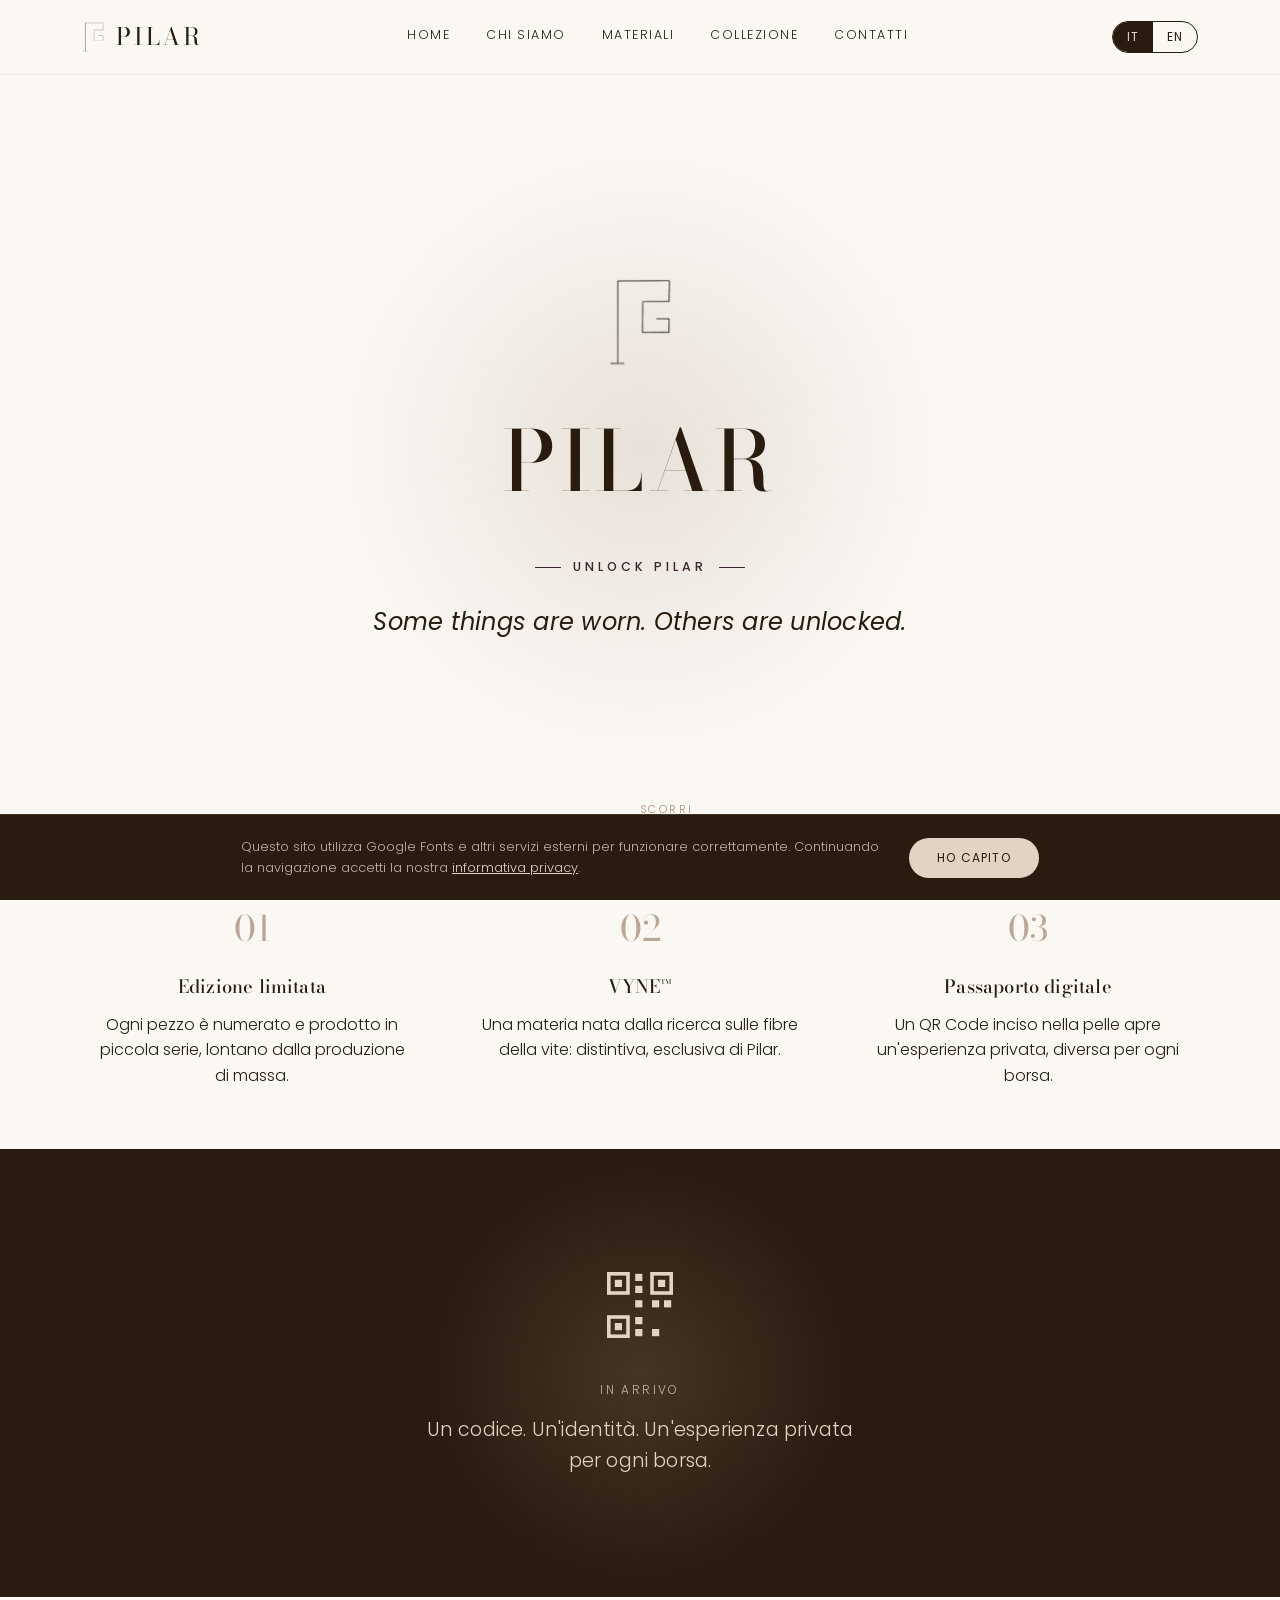
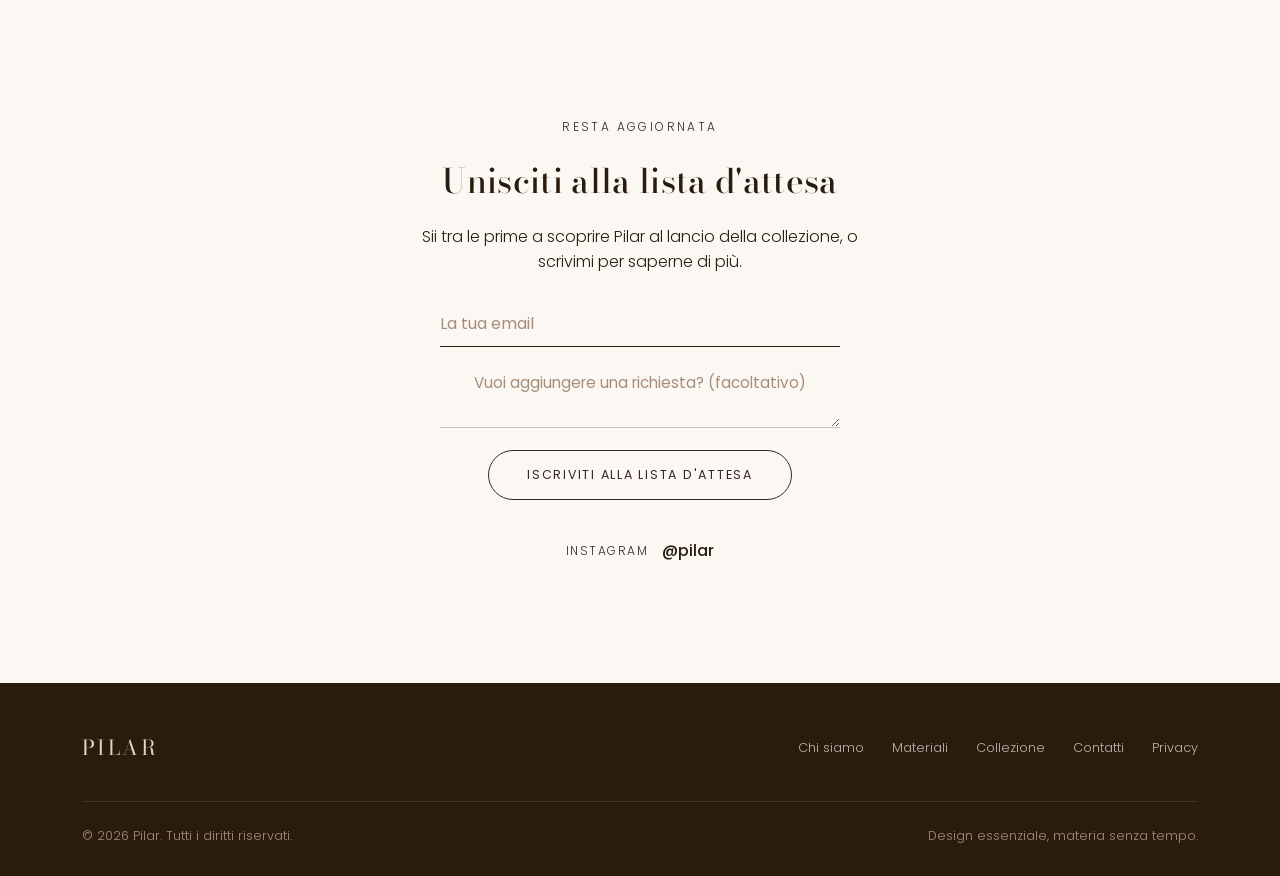
<file: index.html>
<!DOCTYPE html>
<html lang="it">
<head>
<meta charset="UTF-8">
<meta name="viewport" content="width=device-width, initial-scale=1.0">
<title>PILAR</title>
<meta name="description" content="Pilar — borse in VYNE™, la materia che reinterpreta il linguaggio della pelle. Un lusso essenziale e senza tempo, con un QR Code che sblocca un'esperienza digitale privata.">
<link rel="icon" type="image/png" sizes="32x32" href="assets/favicon/favicon-32.png">
<link rel="icon" type="image/png" sizes="16x16" href="assets/favicon/favicon-16.png">
<link rel="apple-touch-icon" sizes="180x180" href="assets/favicon/apple-touch-icon.png">
<link rel="shortcut icon" href="assets/favicon/favicon.ico">
<meta property="og:type" content="website">
<meta property="og:locale" content="it_IT">
<meta property="og:title" content="Pilar">
<meta property="og:description" content="Borse in VYNE™: lusso essenziale, senza tempo, con un QR Code che sblocca un'esperienza digitale privata.">
<meta property="og:image" content="assets/favicon/favicon-512.png">
<link rel="preconnect" href="https://fonts.googleapis.com">
<link href="https://fonts.googleapis.com/css2?family=Poppins:ital,wght@0,300;0,400;0,500;0,600;0,700;1,300;1,400;1,500&family=Bodoni+Moda:wght@400;500;600;700&display=swap" rel="stylesheet">
<link rel="stylesheet" href="assets/style.css">
<link rel="canonical" href="https://www.tuodominio.it/index.html">
<link rel="alternate" hreflang="it" href="https://www.tuodominio.it/index.html">
<link rel="alternate" hreflang="en" href="https://www.tuodominio.it/index.html?lang=en">
<link rel="alternate" hreflang="x-default" href="https://www.tuodominio.it/index.html">
<script type="application/ld+json">
{
  "@context": "https://schema.org",
  "@graph": [
    {
      "@type": "Organization",
      "name": "Pilar",
      "url": "https://www.tuodominio.it/",
      "logo": "https://www.tuodominio.it/assets/logo-mark.png",
      "sameAs": ["https://instagram.com/pilar"]
    },
    {
      "@type": "WebSite",
      "name": "Pilar",
      "url": "https://www.tuodominio.it/"
    }
  ]
}
</script>
</head>
<body class="lang-it">

<header>
  <div class="nav">
    <a href="index.html" data-page="index.html" class="brand">
      <img src="assets/logo-mark.png" alt="Pilar">
      <span>PILAR</span>
    </a>
    <nav class="links" id="navLinks">
      <a href="index.html" data-page="index.html" class="lang-it">Home</a>
      <a href="index.html" data-page="index.html" class="lang-en">Home</a>
      <a href="chi-siamo.html" data-page="chi-siamo.html" class="lang-it">Chi siamo</a>
      <a href="chi-siamo.html" data-page="chi-siamo.html" class="lang-en">About</a>
      <a href="materiali.html" data-page="materiali.html" class="lang-it">Materiali</a>
      <a href="materiali.html" data-page="materiali.html" class="lang-en">Material</a>
      <a href="collezione.html" data-page="collezione.html" class="lang-it">Collezione</a>
      <a href="collezione.html" data-page="collezione.html" class="lang-en">Collection</a>
      <a href="contatti.html" data-page="contatti.html" class="lang-it">Contatti</a>
      <a href="contatti.html" data-page="contatti.html" class="lang-en">Contact</a>
    </nav>
    <div style="display:flex; align-items:center; gap:16px;">
      <div class="lang-toggle">
        <button id="btnIt" class="active" onclick="setLang('it')">IT</button>
        <button id="btnEn" onclick="setLang('en')">EN</button>
      </div>
      <button class="menu-toggle" id="menuToggle" aria-label="Menu">
        <span></span><span></span><span></span>
      </button>
    </div>
  </div>
</header>

<section class="hero" id="home">
  <img src="assets/logo-mark.png" alt="Pilar mark" class="mark">
  <h1>PILAR</h1>
  <p class="unlock-label">Unlock Pilar</p>
  <p class="tagline">Some things are worn. Others are unlocked.</p>
  <a href="#pillars" class="scroll-cue">
    <span class="lang-it">Scorri</span>
    <span class="lang-en">Scroll</span>
    <span class="line"></span>
  </a>
</section>

<section class="home-highlights" id="pillars">
  <div class="wrap pillars">
    <div class="pillar reveal">
      <span class="num">01</span>
      <h3 class="lang-it">Edizione limitata</h3>
      <h3 class="lang-en">Limited edition</h3>
      <p class="lang-it">Ogni pezzo è numerato e prodotto in piccola serie, lontano dalla produzione di massa.</p>
      <p class="lang-en">Each piece is numbered and made in small batches, far from mass production.</p>
    </div>
    <div class="pillar reveal reveal-delay-1">
      <span class="num">02</span>
      <h3 class="lang-it">VYNE™</h3>
      <h3 class="lang-en">VYNE™</h3>
      <p class="lang-it">Una materia nata dalla ricerca sulle fibre della vite: distintiva, esclusiva di Pilar.</p>
      <p class="lang-en">A material born from research into vine fibres: distinctive, exclusive to Pilar.</p>
    </div>
    <div class="pillar reveal reveal-delay-2">
      <span class="num">03</span>
      <h3 class="lang-it">Passaporto digitale</h3>
      <h3 class="lang-en">Digital passport</h3>
      <p class="lang-it">Un QR Code inciso nella pelle apre un'esperienza privata, diversa per ogni borsa.</p>
      <p class="lang-en">A QR code engraved into the leather unlocks a private experience, unique to every bag.</p>
    </div>
  </div>
</section>

<section class="qr-spoiler">
  <div class="wrap">
    <svg class="qr-spoiler-icon reveal" viewBox="0 0 60 60" fill="none" xmlns="http://www.w3.org/2000/svg">
      <rect x="4" y="4" width="16" height="16" stroke="#E1D4C2" stroke-width="3"/>
      <rect x="9" y="9" width="6" height="6" fill="#E1D4C2"/>
      <rect x="40" y="4" width="16" height="16" stroke="#E1D4C2" stroke-width="3"/>
      <rect x="45" y="9" width="6" height="6" fill="#E1D4C2"/>
      <rect x="4" y="40" width="16" height="16" stroke="#E1D4C2" stroke-width="3"/>
      <rect x="9" y="45" width="6" height="6" fill="#E1D4C2"/>
      <rect x="26" y="4" width="6" height="6" fill="#E1D4C2"/>
      <rect x="26" y="14" width="6" height="6" fill="#E1D4C2"/>
      <rect x="40" y="26" width="6" height="6" fill="#E1D4C2"/>
      <rect x="50" y="26" width="6" height="6" fill="#E1D4C2"/>
      <rect x="26" y="26" width="6" height="6" fill="#E1D4C2"/>
      <rect x="26" y="40" width="6" height="6" fill="#E1D4C2"/>
      <rect x="26" y="50" width="6" height="6" fill="#E1D4C2"/>
      <rect x="40" y="50" width="6" height="6" fill="#E1D4C2"/>
    </svg>
    <span class="section-label lang-it reveal reveal-delay-1">In arrivo</span>
    <span class="section-label lang-en reveal reveal-delay-1">Coming soon</span>
    <p class="qr-spoiler-line reveal reveal-delay-2 lang-it">Un codice. Un'identità. Un'esperienza privata per ogni borsa.</p>
    <p class="qr-spoiler-line reveal reveal-delay-2 lang-en">One code. One identity. A private experience for every bag.</p>
  </div>
</section>

<section class="waitlist">
  <div class="wrap">
    <span class="section-label lang-it">Resta aggiornata</span>
    <span class="section-label lang-en">Stay updated</span>
    <h2 class="lang-it">Unisciti alla lista d'attesa</h2>
    <h2 class="lang-en">Join the waitlist</h2>
    <p class="lang-it">Sii tra le prime a scoprire Pilar al lancio della collezione, o scrivimi per saperne di più.</p>
    <p class="lang-en">Be among the first to discover Pilar at launch, or write to me to learn more.</p>

    <form class="waitlist-form" onsubmit="return handleWaitlist(event)">
      <div class="waitlist-email-row">
        <input type="email" required placeholder="La tua email" class="lang-it">
        <input type="email" required placeholder="Your email" class="lang-en">
      </div>
      <textarea rows="2" placeholder="Vuoi aggiungere una richiesta? (facoltativo)" class="lang-it"></textarea>
      <textarea rows="2" placeholder="Want to add a request? (optional)" class="lang-en"></textarea>
      <button type="submit" class="btn btn-wine lang-it">Iscriviti alla lista d'attesa</button>
      <button type="submit" class="btn btn-wine lang-en">Join the waitlist</button>
    </form>

    <div class="waitlist-social">
      <span class="label">Instagram</span>
      <a href="https://instagram.com/pilar" target="_blank" rel="noopener">@pilar</a>
    </div>
  </div>
</section>

<footer>
  <div class="wrap">
    <div class="footer-grid">
      <a href="index.html" data-page="index.html" class="brand">
        <span style="font-family:var(--serif); font-size:1.3rem; letter-spacing:0.12em;">PILAR</span>
      </a>
      <div class="footer-links">
        <a href="chi-siamo.html" data-page="chi-siamo.html" class="lang-it">Chi siamo</a>
        <a href="chi-siamo.html" data-page="chi-siamo.html" class="lang-en">About</a>
        <a href="materiali.html" data-page="materiali.html" class="lang-it">Materiali</a>
        <a href="materiali.html" data-page="materiali.html" class="lang-en">Material</a>
        <a href="collezione.html" data-page="collezione.html" class="lang-it">Collezione</a>
        <a href="collezione.html" data-page="collezione.html" class="lang-en">Collection</a>
        <a href="contatti.html" data-page="contatti.html" class="lang-it">Contatti</a>
        <a href="contatti.html" data-page="contatti.html" class="lang-en">Contact</a>
        <a href="privacy.html" data-page="privacy.html" class="lang-it">Privacy</a>
        <a href="privacy.html" data-page="privacy.html" class="lang-en">Privacy</a>
      </div>
    </div>
    <div class="footer-bottom">
      <span>&copy; 2026 Pilar. <span class="lang-it">Tutti i diritti riservati.</span><span class="lang-en">All rights reserved.</span></span>
      <span class="lang-it">Design essenziale, materia senza tempo.</span>
      <span class="lang-en">Essential design, timeless materiality.</span>
    </div>
  </div>
</footer>

<div class="cookie-banner" id="cookieBanner">
  <p class="lang-it">Questo sito utilizza Google Fonts e altri servizi esterni per funzionare correttamente. Continuando la navigazione accetti la nostra <a href="privacy.html" data-page="privacy.html">informativa privacy</a>.</p>
  <p class="lang-en">This site uses Google Fonts and other external services to work properly. By continuing to browse, you accept our <a href="privacy.html" data-page="privacy.html">privacy policy</a>.</p>
  <button class="cookie-accept-btn lang-it">Ho capito</button>
  <button class="cookie-accept-btn lang-en">Got it</button>
</div>

<script src="assets/script.js"></script>
</body>
</html>
</file>
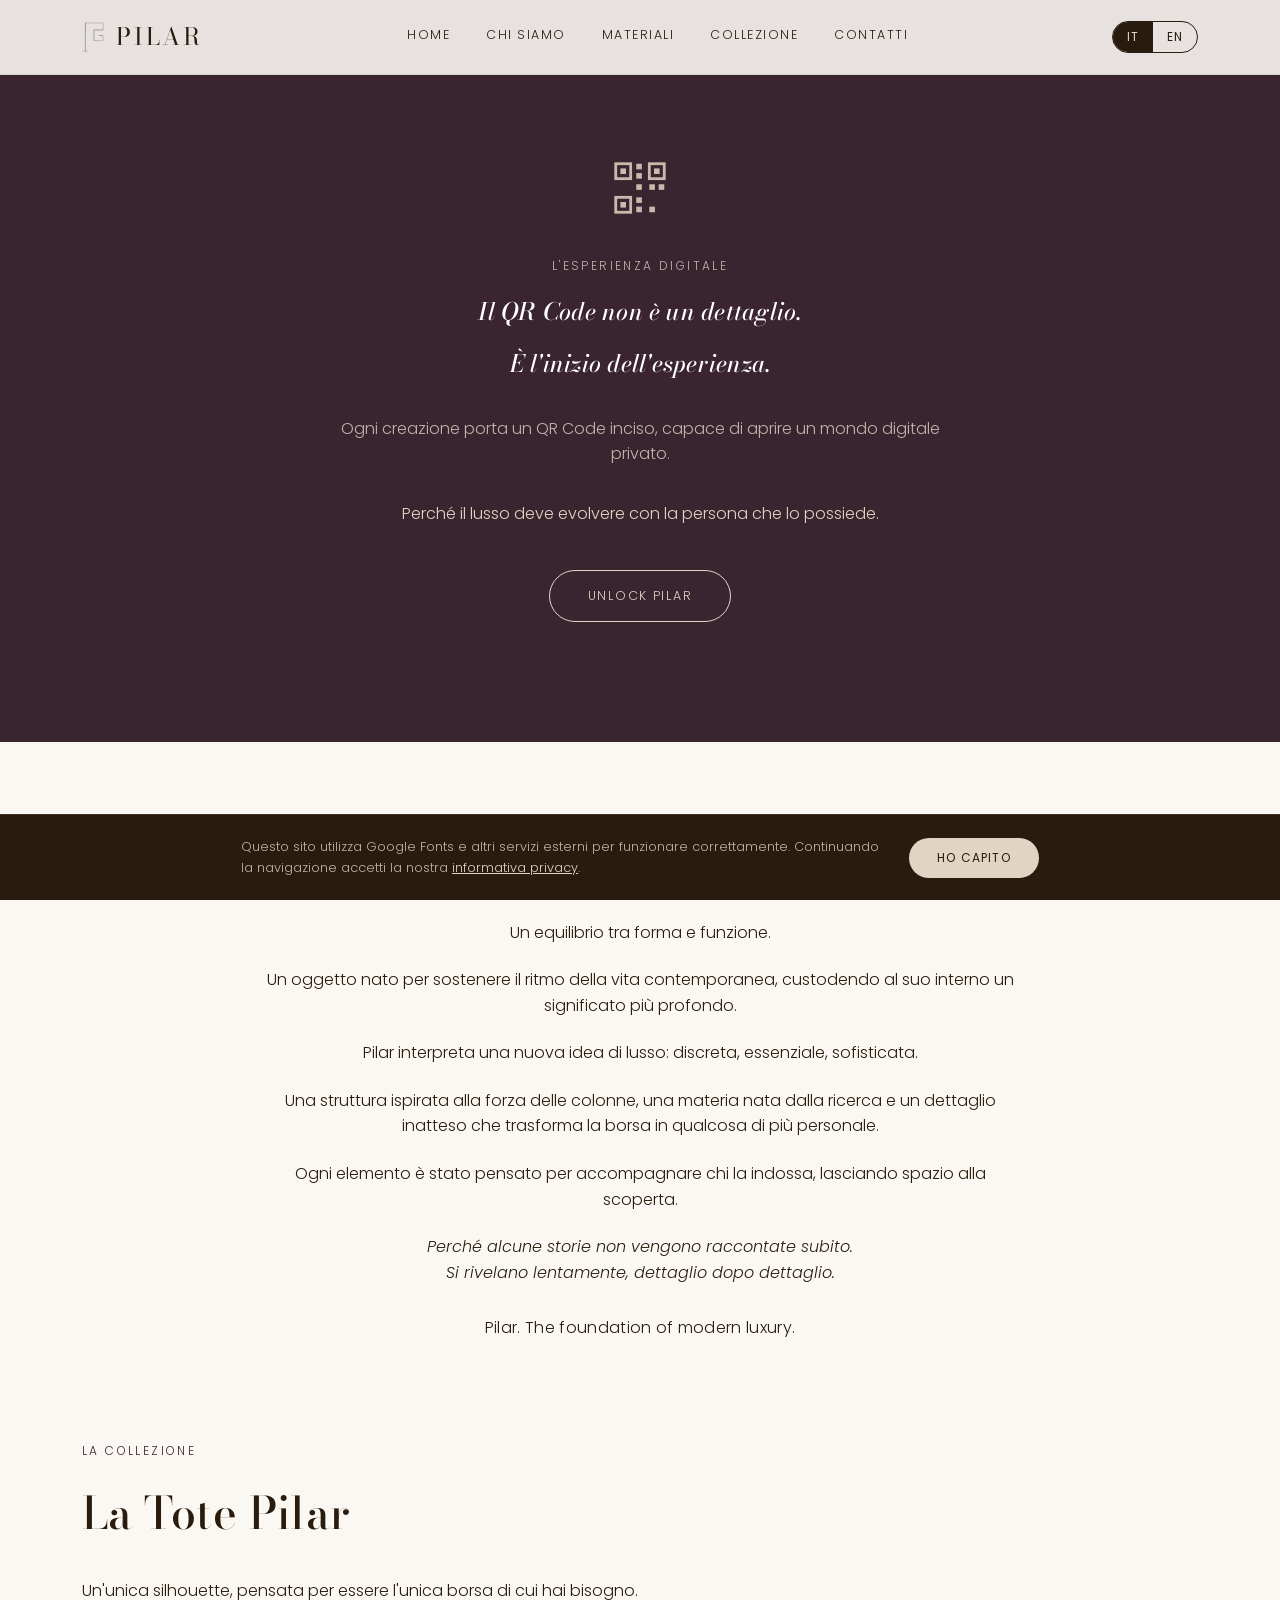
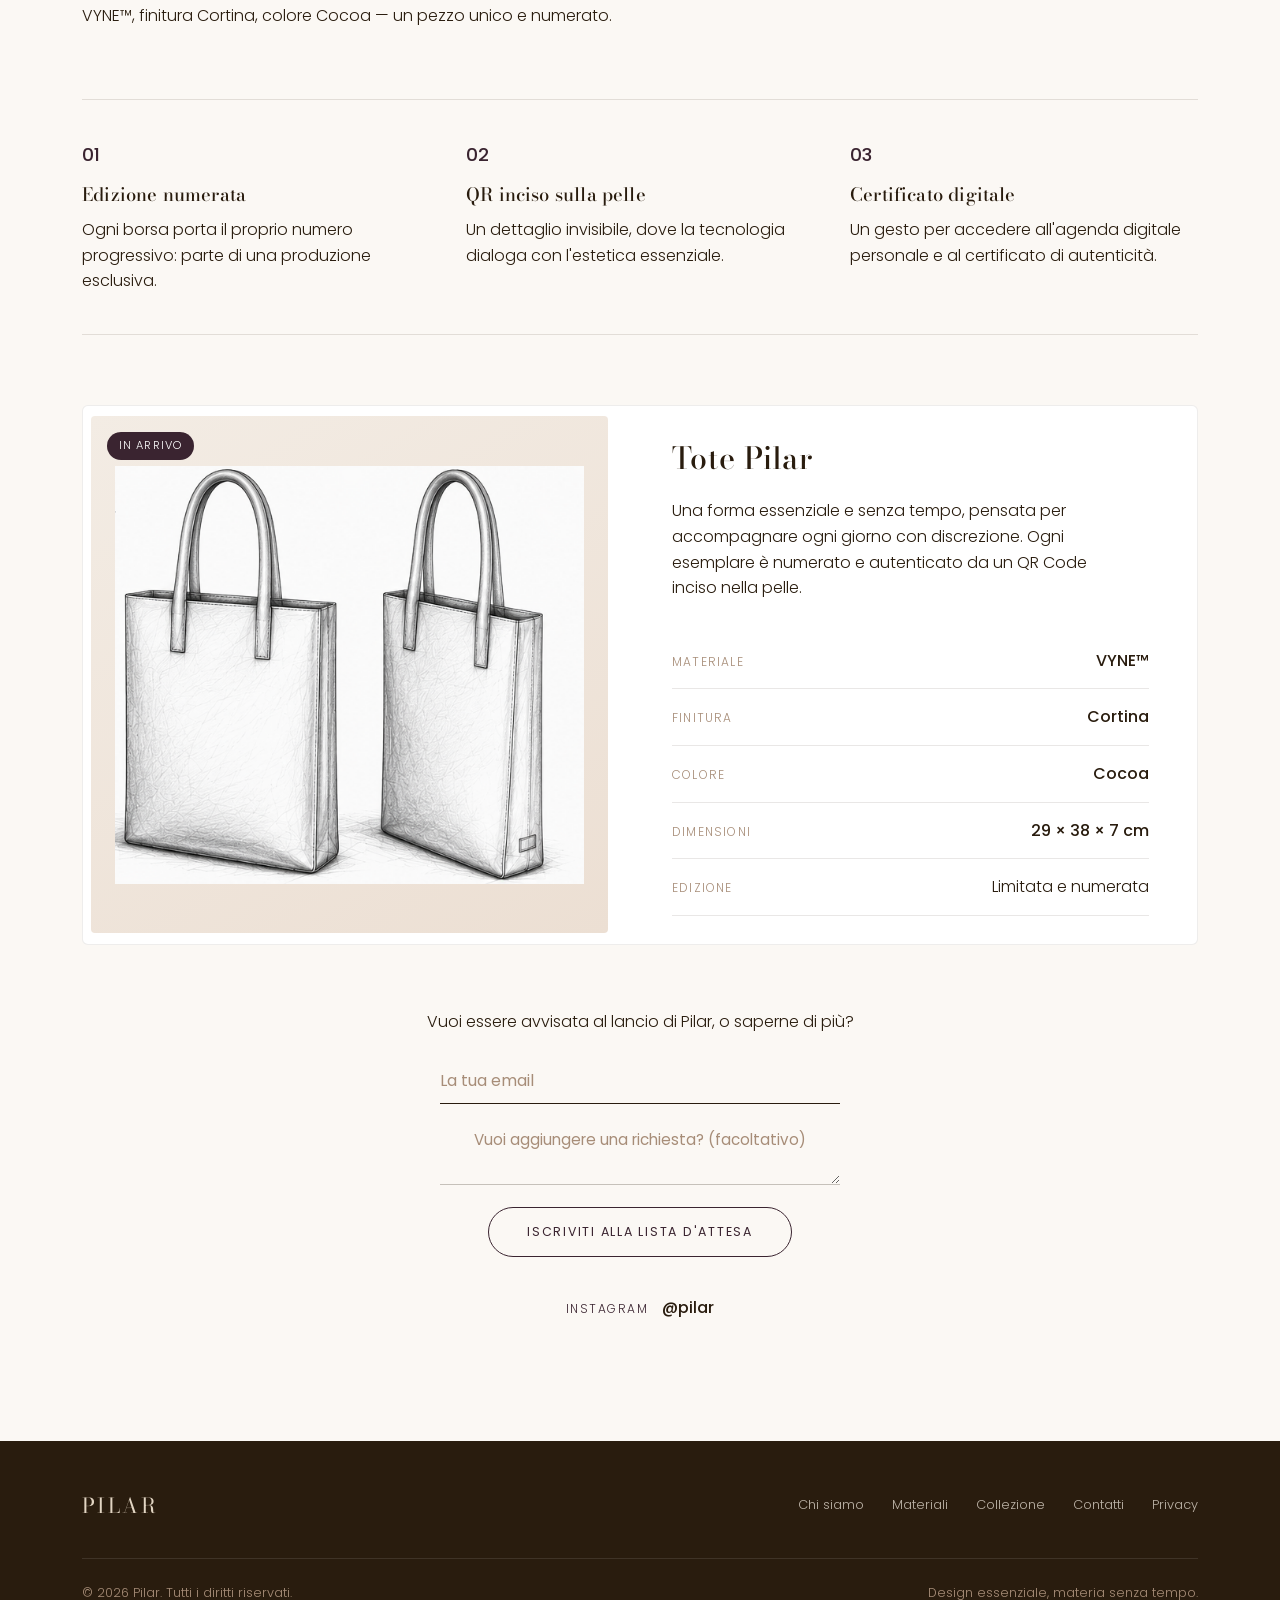
<file: collezione.html>
<!DOCTYPE html>
<html lang="it">
<head>
<meta charset="UTF-8">
<meta name="viewport" content="width=device-width, initial-scale=1.0">
<title>PILAR — Collezione</title>
<meta name="description" content="La Tote Pilar: un'unica silhouette in VYNE™, edizione limitata e numerata, con QR Code inciso per un'esperienza digitale privata.">
<link rel="icon" type="image/png" sizes="32x32" href="assets/favicon/favicon-32.png">
<link rel="icon" type="image/png" sizes="16x16" href="assets/favicon/favicon-16.png">
<link rel="apple-touch-icon" sizes="180x180" href="assets/favicon/apple-touch-icon.png">
<link rel="shortcut icon" href="assets/favicon/favicon.ico">
<meta property="og:type" content="website">
<meta property="og:locale" content="it_IT">
<meta property="og:title" content="PILAR — Collezione">
<meta property="og:description" content="La Tote Pilar: VYNE™, edizione limitata e numerata, con QR Code inciso per un'esperienza digitale privata.">
<meta property="og:image" content="assets/tote-sketch.png">
<link rel="preconnect" href="https://fonts.googleapis.com">
<link href="https://fonts.googleapis.com/css2?family=Poppins:ital,wght@0,300;0,400;0,500;0,600;0,700;1,300;1,400;1,500&family=Bodoni+Moda:wght@400;500;600;700&display=swap" rel="stylesheet">
<link rel="stylesheet" href="assets/style.css">
<link rel="canonical" href="https://www.tuodominio.it/collezione.html">
<link rel="alternate" hreflang="it" href="https://www.tuodominio.it/collezione.html">
<link rel="alternate" hreflang="en" href="https://www.tuodominio.it/collezione.html?lang=en">
<link rel="alternate" hreflang="x-default" href="https://www.tuodominio.it/collezione.html">
<script type="application/ld+json">
{
  "@context": "https://schema.org",
  "@graph": [
    {
      "@type": "Organization",
      "name": "Pilar",
      "url": "https://www.tuodominio.it/",
      "logo": "https://www.tuodominio.it/assets/logo-mark.png",
      "sameAs": ["https://instagram.com/pilar"]
    },
    {
      "@type": "WebSite",
      "name": "Pilar",
      "url": "https://www.tuodominio.it/"
    }
  ]
}
</script>
</head>
<body class="lang-it">

<header>
  <div class="nav">
    <a href="index.html" data-page="index.html" class="brand">
      <img src="assets/logo-mark.png" alt="Pilar">
      <span>PILAR</span>
    </a>
    <nav class="links" id="navLinks">
      <a href="index.html" data-page="index.html" class="lang-it">Home</a>
      <a href="index.html" data-page="index.html" class="lang-en">Home</a>
      <a href="chi-siamo.html" data-page="chi-siamo.html" class="lang-it">Chi siamo</a>
      <a href="chi-siamo.html" data-page="chi-siamo.html" class="lang-en">About</a>
      <a href="materiali.html" data-page="materiali.html" class="lang-it">Materiali</a>
      <a href="materiali.html" data-page="materiali.html" class="lang-en">Material</a>
      <a href="collezione.html" data-page="collezione.html" class="lang-it">Collezione</a>
      <a href="collezione.html" data-page="collezione.html" class="lang-en">Collection</a>
      <a href="contatti.html" data-page="contatti.html" class="lang-it">Contatti</a>
      <a href="contatti.html" data-page="contatti.html" class="lang-en">Contact</a>
    </nav>
    <div style="display:flex; align-items:center; gap:16px;">
      <div class="lang-toggle">
        <button id="btnIt" class="active" onclick="setLang('it')">IT</button>
        <button id="btnEn" onclick="setLang('en')">EN</button>
      </div>
      <button class="menu-toggle" id="menuToggle" aria-label="Menu">
        <span></span><span></span><span></span>
      </button>
    </div>
  </div>
</header>

<section class="qr-experience page-top">
  <div class="wrap">
    <svg class="qr-icon" viewBox="0 0 60 60" fill="none" xmlns="http://www.w3.org/2000/svg">
      <rect x="4" y="4" width="16" height="16" stroke="#E1D4C2" stroke-width="3"/>
      <rect x="9" y="9" width="6" height="6" fill="#E1D4C2"/>
      <rect x="40" y="4" width="16" height="16" stroke="#E1D4C2" stroke-width="3"/>
      <rect x="45" y="9" width="6" height="6" fill="#E1D4C2"/>
      <rect x="4" y="40" width="16" height="16" stroke="#E1D4C2" stroke-width="3"/>
      <rect x="9" y="45" width="6" height="6" fill="#E1D4C2"/>
      <rect x="26" y="4" width="6" height="6" fill="#E1D4C2"/>
      <rect x="26" y="14" width="6" height="6" fill="#E1D4C2"/>
      <rect x="40" y="26" width="6" height="6" fill="#E1D4C2"/>
      <rect x="50" y="26" width="6" height="6" fill="#E1D4C2"/>
      <rect x="26" y="26" width="6" height="6" fill="#E1D4C2"/>
      <rect x="26" y="40" width="6" height="6" fill="#E1D4C2"/>
      <rect x="26" y="50" width="6" height="6" fill="#E1D4C2"/>
      <rect x="40" y="50" width="6" height="6" fill="#E1D4C2"/>
    </svg>

    <span class="section-label lang-it">L'esperienza digitale</span>
    <span class="section-label lang-en">The digital experience</span>

    <div class="lang-it">
      <h2>Il QR Code non è un dettaglio.</h2>
      <p class="subhead">È l'inizio dell'esperienza.</p>
      <p class="body-text">Ogni creazione porta un QR Code inciso, capace di aprire un mondo digitale privato.</p>
      <p class="closing">Perché il lusso deve evolvere con la persona che lo possiede.</p>
    </div>
    <div class="lang-en">
      <h2>The QR Code is not a detail.</h2>
      <p class="subhead">It is the beginning of the experience.</p>
      <p class="body-text">Every creation carries an engraved QR code, opening a private digital world.</p>
      <p class="closing">Because luxury should evolve with the person who owns it.</p>
    </div>

    <a href="#collection" class="btn btn-cream">Unlock Pilar</a>
  </div>
</section>

<section class="collection">
  <div class="wrap">
    <div class="manifesto">
      <span class="section-label lang-it">La filosofia</span>
      <span class="section-label lang-en">The philosophy</span>

      <div class="lang-it">
        <p class="lead">Un equilibrio tra forma e funzione.</p>
        <p>Un oggetto nato per sostenere il ritmo della vita contemporanea, custodendo al suo interno un significato più profondo.</p>
        <p>Pilar interpreta una nuova idea di lusso: discreta, essenziale, sofisticata.</p>
        <p>Una struttura ispirata alla forza delle colonne, una materia nata dalla ricerca e un dettaglio inatteso che trasforma la borsa in qualcosa di più personale.</p>
        <p>Ogni elemento è stato pensato per accompagnare chi la indossa, lasciando spazio alla scoperta.</p>
        <p class="quote-final">Perché alcune storie non vengono raccontate subito.<br>Si rivelano lentamente, dettaglio dopo dettaglio.</p>
      </div>
      <div class="lang-en">
        <p class="lead">A balance between form and function.</p>
        <p>An object born to sustain the rhythm of contemporary life, holding within it a deeper meaning.</p>
        <p>Pilar interprets a new idea of luxury: discreet, essential, sophisticated.</p>
        <p>A structure inspired by the strength of columns, a material born from research, and an unexpected detail that makes the bag something more personal.</p>
        <p>Every element is designed to accompany the person who wears it, leaving room for discovery.</p>
        <p class="quote-final">Because some stories aren't told right away.<br>They reveal themselves slowly, detail after detail.</p>
      </div>
      <p class="brand-line">Pilar. The foundation of modern luxury.</p>
    </div>

    <div class="collection-intro">
      <span class="section-label lang-it">La collezione</span>
      <span class="section-label lang-en">The collection</span>
      <h1 class="section-title lang-it">La Tote Pilar</h1>
      <h1 class="section-title lang-en">The Pilar Tote</h1>
      <p class="lang-it">Un'unica silhouette, pensata per essere l'unica borsa di cui hai bisogno. VYNE™, finitura Cortina, colore Cocoa — un pezzo unico e numerato.</p>
      <p class="lang-en">One silhouette, designed to be the only bag you need. VYNE™, Cortina finish, Cocoa colorway — a unique, numbered piece.</p>
    </div>

    <div class="authenticity">
      <div class="authenticity-item">
        <span class="num">01</span>
        <h3 class="lang-it">Edizione numerata</h3>
        <h3 class="lang-en">Numbered edition</h3>
        <p class="lang-it">Ogni borsa porta il proprio numero progressivo: parte di una produzione esclusiva.</p>
        <p class="lang-en">Each bag carries its own progressive number: part of an exclusive production.</p>
      </div>
      <div class="authenticity-item">
        <span class="num">02</span>
        <h3 class="lang-it">QR inciso sulla pelle</h3>
        <h3 class="lang-en">QR engraved on the leather</h3>
        <p class="lang-it">Un dettaglio invisibile, dove la tecnologia dialoga con l'estetica essenziale.</p>
        <p class="lang-en">An invisible detail, where technology meets essential aesthetics.</p>
      </div>
      <div class="authenticity-item">
        <span class="num">03</span>
        <h3 class="lang-it">Certificato digitale</h3>
        <h3 class="lang-en">Digital certificate</h3>
        <p class="lang-it">Un gesto per accedere all'agenda digitale personale e al certificato di autenticità.</p>
        <p class="lang-en">A gesture to access your personal digital agenda and certificate of authenticity.</p>
      </div>
    </div>

    <div class="product-feature" id="collection">
      <div class="product-image">
        <span class="badge lang-it">In arrivo</span>
        <span class="badge lang-en">Coming soon</span>
        <img src="assets/tote-sketch.png" alt="Tote Pilar">
      </div>
      <div class="product-feature-details">
        <h3 class="lang-it">Tote Pilar</h3>
        <h3 class="lang-en">Pilar Tote</h3>
        <p class="desc lang-it">Una forma essenziale e senza tempo, pensata per accompagnare ogni giorno con discrezione. Ogni esemplare è numerato e autenticato da un QR Code inciso nella pelle.</p>
        <p class="desc lang-en">An essential, timeless shape, designed to accompany every day with quiet confidence. Each piece is numbered and authenticated by a QR code engraved into the leather.</p>
        <ul class="spec-list">
          <li>
            <span class="lang-it">Materiale</span><span class="lang-en">Material</span>
            <span>VYNE™</span>
          </li>
          <li>
            <span class="lang-it">Finitura</span><span class="lang-en">Finish</span>
            <span>Cortina</span>
          </li>
          <li>
            <span class="lang-it">Colore</span><span class="lang-en">Color</span>
            <span>Cocoa</span>
          </li>
          <li>
            <span class="lang-it">Dimensioni</span><span class="lang-en">Dimensions</span>
            <span>29 × 38 × 7 cm</span>
          </li>
          <li>
            <span class="lang-it">Edizione</span><span class="lang-en">Edition</span>
            <span class="lang-it">Limitata e numerata</span><span class="lang-en">Limited and numbered</span>
          </li>
        </ul>
      </div>
    </div>

    <div class="collection-cta">
      <p class="lang-it">Vuoi essere avvisata al lancio di Pilar, o saperne di più?</p>
      <p class="lang-en">Want to be notified at launch, or learn more?</p>

      <form class="waitlist-form" onsubmit="return handleWaitlist(event)">
        <div class="waitlist-email-row">
          <input type="email" required placeholder="La tua email" class="lang-it">
          <input type="email" required placeholder="Your email" class="lang-en">
        </div>
        <textarea rows="2" placeholder="Vuoi aggiungere una richiesta? (facoltativo)" class="lang-it"></textarea>
        <textarea rows="2" placeholder="Want to add a request? (optional)" class="lang-en"></textarea>
        <button type="submit" class="btn btn-wine lang-it">Iscriviti alla lista d'attesa</button>
        <button type="submit" class="btn btn-wine lang-en">Join the waitlist</button>
      </form>

      <div class="waitlist-social">
        <span class="label">Instagram</span>
        <a href="https://instagram.com/pilar" target="_blank" rel="noopener">@pilar</a>
      </div>
    </div>
  </div>
</section>

<footer>
  <div class="wrap">
    <div class="footer-grid">
      <a href="index.html" data-page="index.html" class="brand">
        <span style="font-family:var(--serif); font-size:1.3rem; letter-spacing:0.12em;">PILAR</span>
      </a>
      <div class="footer-links">
        <a href="chi-siamo.html" data-page="chi-siamo.html" class="lang-it">Chi siamo</a>
        <a href="chi-siamo.html" data-page="chi-siamo.html" class="lang-en">About</a>
        <a href="materiali.html" data-page="materiali.html" class="lang-it">Materiali</a>
        <a href="materiali.html" data-page="materiali.html" class="lang-en">Material</a>
        <a href="collezione.html" data-page="collezione.html" class="lang-it">Collezione</a>
        <a href="collezione.html" data-page="collezione.html" class="lang-en">Collection</a>
        <a href="contatti.html" data-page="contatti.html" class="lang-it">Contatti</a>
        <a href="contatti.html" data-page="contatti.html" class="lang-en">Contact</a>
        <a href="privacy.html" data-page="privacy.html" class="lang-it">Privacy</a>
        <a href="privacy.html" data-page="privacy.html" class="lang-en">Privacy</a>
      </div>
    </div>
    <div class="footer-bottom">
      <span>&copy; 2026 Pilar. <span class="lang-it">Tutti i diritti riservati.</span><span class="lang-en">All rights reserved.</span></span>
      <span class="lang-it">Design essenziale, materia senza tempo.</span>
      <span class="lang-en">Essential design, timeless materiality.</span>
    </div>
  </div>
</footer>

<div class="cookie-banner" id="cookieBanner">
  <p class="lang-it">Questo sito utilizza Google Fonts e altri servizi esterni per funzionare correttamente. Continuando la navigazione accetti la nostra <a href="privacy.html" data-page="privacy.html">informativa privacy</a>.</p>
  <p class="lang-en">This site uses Google Fonts and other external services to work properly. By continuing to browse, you accept our <a href="privacy.html" data-page="privacy.html">privacy policy</a>.</p>
  <button class="cookie-accept-btn lang-it">Ho capito</button>
  <button class="cookie-accept-btn lang-en">Got it</button>
</div>

<script src="assets/script.js"></script>
</body>
</html>
</file>
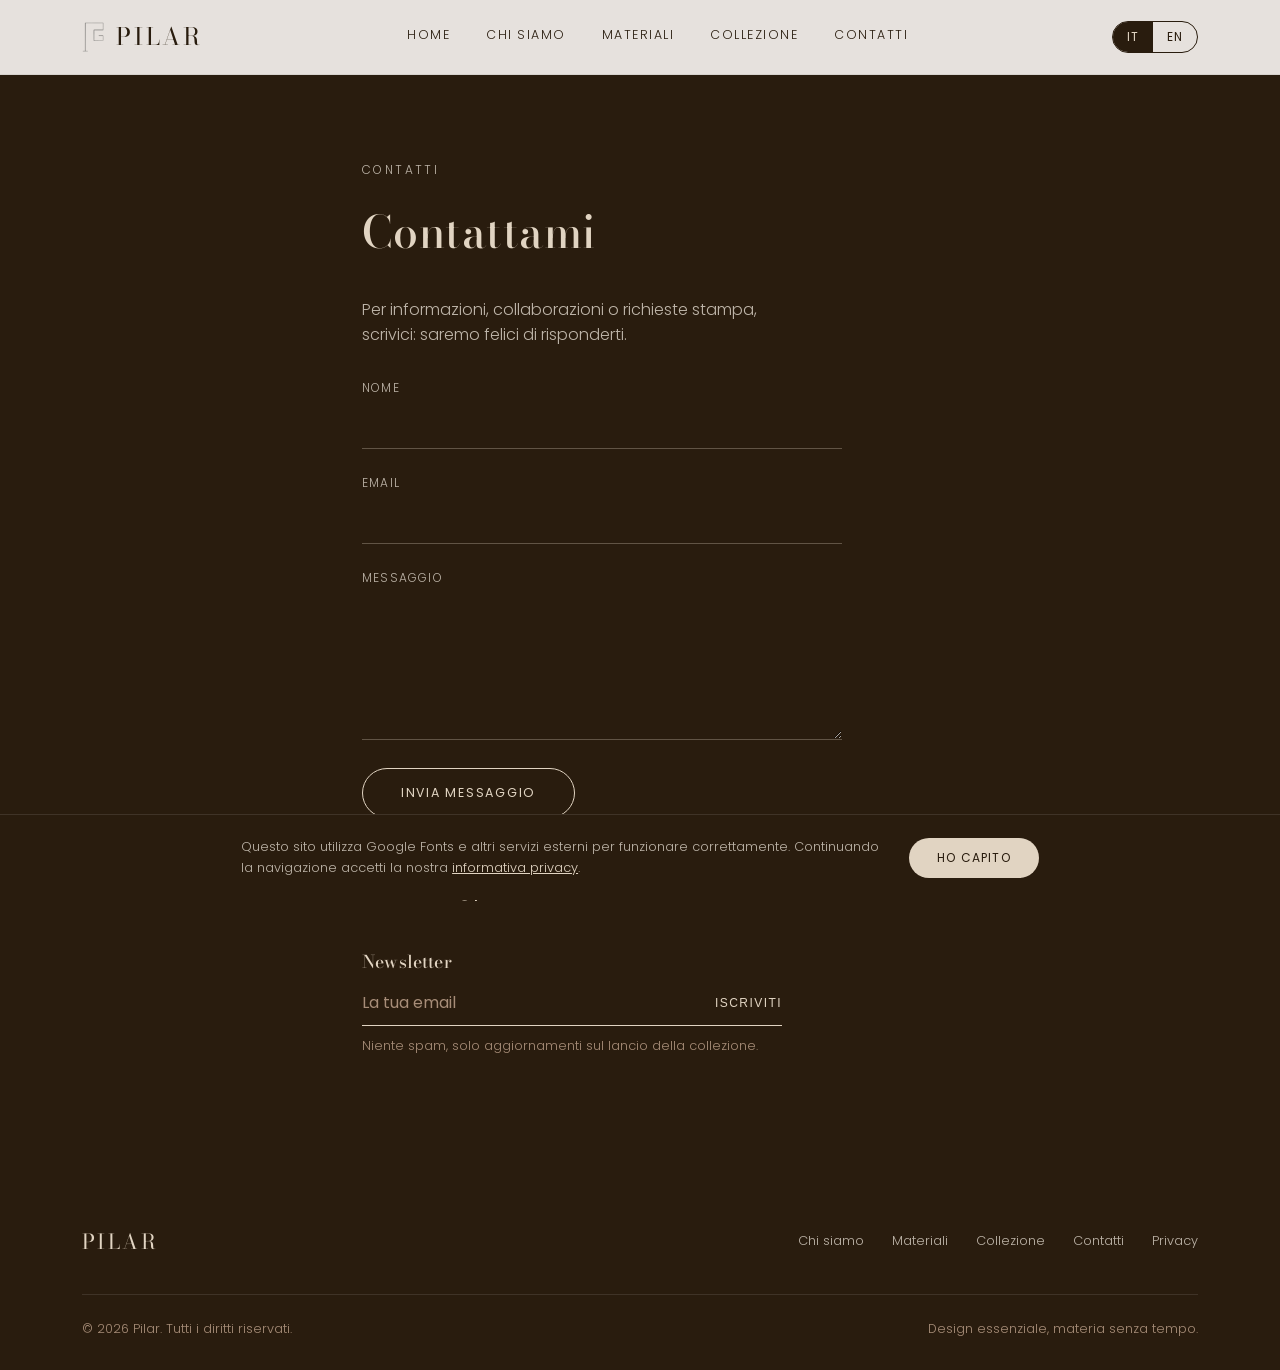
<file: contatti.html>
<!DOCTYPE html>
<html lang="it">
<head>
<meta charset="UTF-8">
<meta name="viewport" content="width=device-width, initial-scale=1.0">
<title>PILAR — Contatti</title>
<meta name="description" content="Contatta Pilar per informazioni, collaborazioni o richieste stampa. Iscriviti alla newsletter per essere avvisata al lancio della collezione.">
<link rel="icon" type="image/png" sizes="32x32" href="assets/favicon/favicon-32.png">
<link rel="icon" type="image/png" sizes="16x16" href="assets/favicon/favicon-16.png">
<link rel="apple-touch-icon" sizes="180x180" href="assets/favicon/apple-touch-icon.png">
<link rel="shortcut icon" href="assets/favicon/favicon.ico">
<meta property="og:type" content="website">
<meta property="og:locale" content="it_IT">
<meta property="og:title" content="PILAR — Contatti">
<meta property="og:description" content="Scrivici per informazioni, collaborazioni o richieste stampa, oppure iscriviti alla newsletter.">
<meta property="og:image" content="assets/favicon/favicon-512.png">
<link rel="preconnect" href="https://fonts.googleapis.com">
<link href="https://fonts.googleapis.com/css2?family=Poppins:ital,wght@0,300;0,400;0,500;0,600;0,700;1,300;1,400;1,500&family=Bodoni+Moda:wght@400;500;600;700&display=swap" rel="stylesheet">
<link rel="stylesheet" href="assets/style.css">
<link rel="canonical" href="https://www.tuodominio.it/contatti.html">
<link rel="alternate" hreflang="it" href="https://www.tuodominio.it/contatti.html">
<link rel="alternate" hreflang="en" href="https://www.tuodominio.it/contatti.html?lang=en">
<link rel="alternate" hreflang="x-default" href="https://www.tuodominio.it/contatti.html">
<script type="application/ld+json">
{
  "@context": "https://schema.org",
  "@graph": [
    {
      "@type": "Organization",
      "name": "Pilar",
      "url": "https://www.tuodominio.it/",
      "logo": "https://www.tuodominio.it/assets/logo-mark.png",
      "sameAs": ["https://instagram.com/pilar"]
    },
    {
      "@type": "WebSite",
      "name": "Pilar",
      "url": "https://www.tuodominio.it/"
    }
  ]
}
</script>
</head>
<body class="lang-it">

<header>
  <div class="nav">
    <a href="index.html" data-page="index.html" class="brand">
      <img src="assets/logo-mark.png" alt="Pilar">
      <span>PILAR</span>
    </a>
    <nav class="links" id="navLinks">
      <a href="index.html" data-page="index.html" class="lang-it">Home</a>
      <a href="index.html" data-page="index.html" class="lang-en">Home</a>
      <a href="chi-siamo.html" data-page="chi-siamo.html" class="lang-it">Chi siamo</a>
      <a href="chi-siamo.html" data-page="chi-siamo.html" class="lang-en">About</a>
      <a href="materiali.html" data-page="materiali.html" class="lang-it">Materiali</a>
      <a href="materiali.html" data-page="materiali.html" class="lang-en">Material</a>
      <a href="collezione.html" data-page="collezione.html" class="lang-it">Collezione</a>
      <a href="collezione.html" data-page="collezione.html" class="lang-en">Collection</a>
      <a href="contatti.html" data-page="contatti.html" class="lang-it">Contatti</a>
      <a href="contatti.html" data-page="contatti.html" class="lang-en">Contact</a>
    </nav>
    <div style="display:flex; align-items:center; gap:16px;">
      <div class="lang-toggle">
        <button id="btnIt" class="active" onclick="setLang('it')">IT</button>
        <button id="btnEn" onclick="setLang('en')">EN</button>
      </div>
      <button class="menu-toggle" id="menuToggle" aria-label="Menu">
        <span></span><span></span><span></span>
      </button>
    </div>
  </div>
</header>

<section class="contact page-top">
  <div class="wrap contact-grid">
    <div class="contact-text">
      <span class="section-label lang-it">Contatti</span>
      <span class="section-label lang-en">Contact</span>
      <h1 class="section-title lang-it">Contattami</h1>
      <h1 class="section-title lang-en">Contact me</h1>
      <p class="lang-it">Per informazioni, collaborazioni o richieste stampa, scrivici: saremo felici di risponderti.</p>
      <p class="lang-en">For information, collaborations or press requests, get in touch: we'd love to hear from you.</p>

      <form class="contact-form" onsubmit="return handleContactForm(event)">
        <div class="field">
          <label class="lang-it">Nome</label>
          <label class="lang-en">Name</label>
          <input type="text" name="name" required>
        </div>
        <div class="field">
          <label class="lang-it">Email</label>
          <label class="lang-en">Email</label>
          <input type="email" name="email" required>
        </div>
        <div class="field">
          <label class="lang-it">Messaggio</label>
          <label class="lang-en">Message</label>
          <textarea name="message" rows="5" required></textarea>
        </div>
        <button type="submit" class="btn btn-cream lang-it">Invia messaggio</button>
        <button type="submit" class="btn btn-cream lang-en">Send message</button>
      </form>

      <div class="contact-social">
        <span class="label">Instagram</span>
        <a href="https://instagram.com/pilar" target="_blank" rel="noopener">@pilar</a>
      </div>

      <div class="newsletter">
        <h3 class="lang-it" style="font-size:1.1rem; font-weight:500; margin-bottom:14px;">Newsletter</h3>
        <h3 class="lang-en" style="font-size:1.1rem; font-weight:500; margin-bottom:14px;">Newsletter</h3>
        <form class="newsletter-form" onsubmit="return handleNewsletter(event)">
          <input type="email" required placeholder="La tua email" class="lang-it">
          <input type="email" required placeholder="Your email" class="lang-en">
          <button type="submit" class="lang-it">Iscriviti</button>
          <button type="submit" class="lang-en">Subscribe</button>
        </form>
        <small class="lang-it">Niente spam, solo aggiornamenti sul lancio della collezione.</small>
        <small class="lang-en">No spam, just updates on the collection launch.</small>
      </div>
    </div>
  </div>
</section>

<footer>
  <div class="wrap">
    <div class="footer-grid">
      <a href="index.html" data-page="index.html" class="brand">
        <span style="font-family:var(--serif); font-size:1.3rem; letter-spacing:0.12em;">PILAR</span>
      </a>
      <div class="footer-links">
        <a href="chi-siamo.html" data-page="chi-siamo.html" class="lang-it">Chi siamo</a>
        <a href="chi-siamo.html" data-page="chi-siamo.html" class="lang-en">About</a>
        <a href="materiali.html" data-page="materiali.html" class="lang-it">Materiali</a>
        <a href="materiali.html" data-page="materiali.html" class="lang-en">Material</a>
        <a href="collezione.html" data-page="collezione.html" class="lang-it">Collezione</a>
        <a href="collezione.html" data-page="collezione.html" class="lang-en">Collection</a>
        <a href="contatti.html" data-page="contatti.html" class="lang-it">Contatti</a>
        <a href="contatti.html" data-page="contatti.html" class="lang-en">Contact</a>
        <a href="privacy.html" data-page="privacy.html" class="lang-it">Privacy</a>
        <a href="privacy.html" data-page="privacy.html" class="lang-en">Privacy</a>
      </div>
    </div>
    <div class="footer-bottom">
      <span>&copy; 2026 Pilar. <span class="lang-it">Tutti i diritti riservati.</span><span class="lang-en">All rights reserved.</span></span>
      <span class="lang-it">Design essenziale, materia senza tempo.</span>
      <span class="lang-en">Essential design, timeless materiality.</span>
    </div>
  </div>
</footer>

<div class="cookie-banner" id="cookieBanner">
  <p class="lang-it">Questo sito utilizza Google Fonts e altri servizi esterni per funzionare correttamente. Continuando la navigazione accetti la nostra <a href="privacy.html" data-page="privacy.html">informativa privacy</a>.</p>
  <p class="lang-en">This site uses Google Fonts and other external services to work properly. By continuing to browse, you accept our <a href="privacy.html" data-page="privacy.html">privacy policy</a>.</p>
  <button class="cookie-accept-btn lang-it">Ho capito</button>
  <button class="cookie-accept-btn lang-en">Got it</button>
</div>

<script src="assets/script.js"></script>
</body>
</html>
</file>
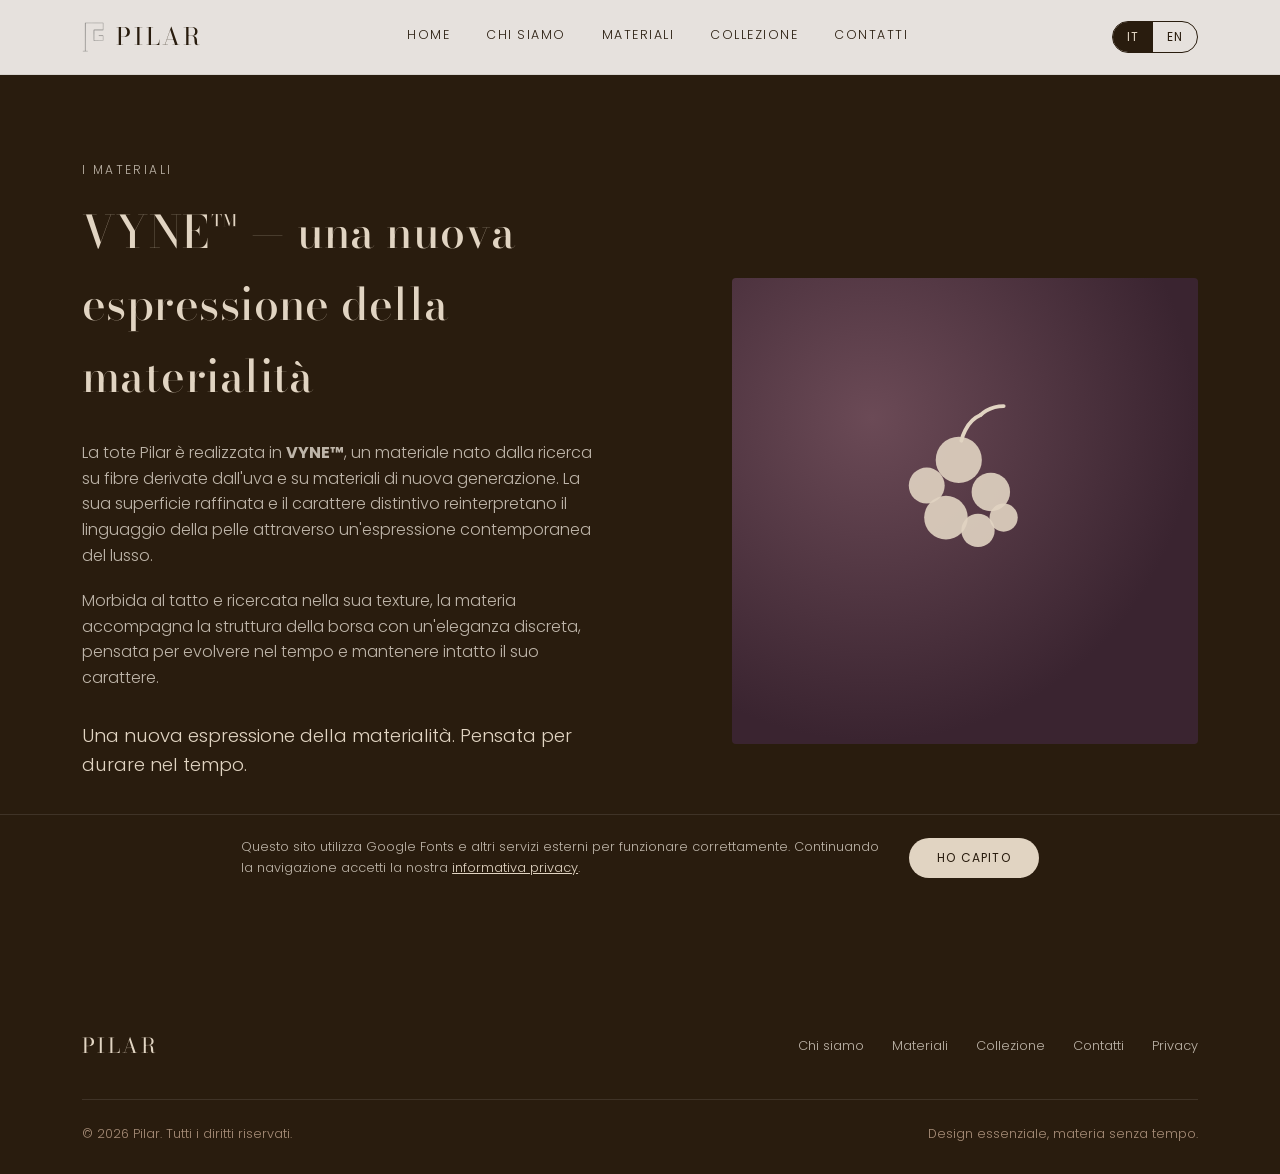
<file: materiali.html>
<!DOCTYPE html>
<html lang="it">
<head>
<meta charset="UTF-8">
<meta name="viewport" content="width=device-width, initial-scale=1.0">
<title>PILAR — Materiali</title>
<meta name="description" content="VYNE™: il materiale di nuova generazione che reinterpreta il linguaggio della pelle nelle borse Pilar. Una nuova espressione della materialità, pensata per durare nel tempo.">
<link rel="icon" type="image/png" sizes="32x32" href="assets/favicon/favicon-32.png">
<link rel="icon" type="image/png" sizes="16x16" href="assets/favicon/favicon-16.png">
<link rel="apple-touch-icon" sizes="180x180" href="assets/favicon/apple-touch-icon.png">
<link rel="shortcut icon" href="assets/favicon/favicon.ico">
<meta property="og:type" content="website">
<meta property="og:locale" content="it_IT">
<meta property="og:title" content="PILAR — Materiali">
<meta property="og:description" content="VYNE™: un materiale di nuova generazione nato dalla ricerca sulla materia e dalle fibre della vite. Una nuova espressione della materialità.">
<meta property="og:image" content="assets/favicon/favicon-512.png">
<link rel="preconnect" href="https://fonts.googleapis.com">
<link href="https://fonts.googleapis.com/css2?family=Poppins:ital,wght@0,300;0,400;0,500;0,600;0,700;1,300;1,400;1,500&family=Bodoni+Moda:wght@400;500;600;700&display=swap" rel="stylesheet">
<link rel="stylesheet" href="assets/style.css">
<link rel="canonical" href="https://www.tuodominio.it/materiali.html">
<link rel="alternate" hreflang="it" href="https://www.tuodominio.it/materiali.html">
<link rel="alternate" hreflang="en" href="https://www.tuodominio.it/materiali.html?lang=en">
<link rel="alternate" hreflang="x-default" href="https://www.tuodominio.it/materiali.html">
<script type="application/ld+json">
{
  "@context": "https://schema.org",
  "@graph": [
    {
      "@type": "Organization",
      "name": "Pilar",
      "url": "https://www.tuodominio.it/",
      "logo": "https://www.tuodominio.it/assets/logo-mark.png",
      "sameAs": ["https://instagram.com/pilar"]
    },
    {
      "@type": "WebSite",
      "name": "Pilar",
      "url": "https://www.tuodominio.it/"
    }
  ]
}
</script>
</head>
<body class="lang-it">

<header>
  <div class="nav">
    <a href="index.html" data-page="index.html" class="brand">
      <img src="assets/logo-mark.png" alt="Pilar">
      <span>PILAR</span>
    </a>
    <nav class="links" id="navLinks">
      <a href="index.html" data-page="index.html" class="lang-it">Home</a>
      <a href="index.html" data-page="index.html" class="lang-en">Home</a>
      <a href="chi-siamo.html" data-page="chi-siamo.html" class="lang-it">Chi siamo</a>
      <a href="chi-siamo.html" data-page="chi-siamo.html" class="lang-en">About</a>
      <a href="materiali.html" data-page="materiali.html" class="lang-it">Materiali</a>
      <a href="materiali.html" data-page="materiali.html" class="lang-en">Material</a>
      <a href="collezione.html" data-page="collezione.html" class="lang-it">Collezione</a>
      <a href="collezione.html" data-page="collezione.html" class="lang-en">Collection</a>
      <a href="contatti.html" data-page="contatti.html" class="lang-it">Contatti</a>
      <a href="contatti.html" data-page="contatti.html" class="lang-en">Contact</a>
    </nav>
    <div style="display:flex; align-items:center; gap:16px;">
      <div class="lang-toggle">
        <button id="btnIt" class="active" onclick="setLang('it')">IT</button>
        <button id="btnEn" onclick="setLang('en')">EN</button>
      </div>
      <button class="menu-toggle" id="menuToggle" aria-label="Menu">
        <span></span><span></span><span></span>
      </button>
    </div>
  </div>
</header>

<section class="materials page-top">
  <div class="wrap materials-grid">
    <div class="materials-text">
      <span class="section-label lang-it">I materiali</span>
      <span class="section-label lang-en">The material</span>
      <h1 class="section-title lang-it">VYNE™ — una nuova espressione della materialità</h1>
      <h1 class="section-title lang-en">VYNE™ — a new expression of materiality</h1>

      <div class="lang-it">
        <p>La tote Pilar è realizzata in <strong>VYNE™</strong>, un materiale nato dalla ricerca su fibre derivate dall'uva e su materiali di nuova generazione. La sua superficie raffinata e il carattere distintivo reinterpretano il linguaggio della pelle attraverso un'espressione contemporanea del lusso.</p>
        <p>Morbida al tatto e ricercata nella sua texture, la materia accompagna la struttura della borsa con un'eleganza discreta, pensata per evolvere nel tempo e mantenere intatto il suo carattere.</p>
        <p class="closing-line">Una nuova espressione della materialità. Pensata per durare nel tempo.</p>
      </div>
      <div class="lang-en">
        <p>The Pilar tote is crafted in <strong>VYNE™</strong>, a material born from research into grape-derived fibres and next-generation materials. Its refined surface and distinctive character reinterpret the language of leather through a contemporary expression of luxury.</p>
        <p>Soft to the touch and refined in its texture, the material follows the structure of the bag with a discreet elegance, designed to evolve over time while keeping its character intact.</p>
        <p class="closing-line">A new expression of materiality. Designed to endure.</p>
      </div>

      <div class="swatch-row" aria-hidden="true">
        <div class="swatch" style="background:#291C0E;"></div>
        <div class="swatch" style="background:#6E473B;"></div>
        <div class="swatch" style="background:#3A2430;"></div>
        <div class="swatch" style="background:#A78D78;"></div>
        <div class="swatch" style="background:#E1D4C2;"></div>
      </div>
    </div>
    <div class="materials-visual">
      <svg viewBox="0 0 200 200" fill="none" xmlns="http://www.w3.org/2000/svg">
        <circle cx="70" cy="80" r="14" fill="#E1D4C2" opacity="0.9"/>
        <circle cx="95" cy="60" r="18" fill="#E1D4C2" opacity="0.9"/>
        <circle cx="120" cy="85" r="15" fill="#E1D4C2" opacity="0.9"/>
        <circle cx="85" cy="105" r="17" fill="#E1D4C2" opacity="0.9"/>
        <circle cx="110" cy="115" r="13" fill="#E1D4C2" opacity="0.9"/>
        <circle cx="130" cy="105" r="11" fill="#E1D4C2" opacity="0.9"/>
        <path d="M97 45 C97 45 100 30 112 25" stroke="#E1D4C2" stroke-width="3" stroke-linecap="round"/>
        <path d="M112 25 C112 25 118 18 130 18" stroke="#E1D4C2" stroke-width="3" stroke-linecap="round"/>
      </svg>
    </div>
  </div>
</section>

<footer>
  <div class="wrap">
    <div class="footer-grid">
      <a href="index.html" data-page="index.html" class="brand">
        <span style="font-family:var(--serif); font-size:1.3rem; letter-spacing:0.12em;">PILAR</span>
      </a>
      <div class="footer-links">
        <a href="chi-siamo.html" data-page="chi-siamo.html" class="lang-it">Chi siamo</a>
        <a href="chi-siamo.html" data-page="chi-siamo.html" class="lang-en">About</a>
        <a href="materiali.html" data-page="materiali.html" class="lang-it">Materiali</a>
        <a href="materiali.html" data-page="materiali.html" class="lang-en">Material</a>
        <a href="collezione.html" data-page="collezione.html" class="lang-it">Collezione</a>
        <a href="collezione.html" data-page="collezione.html" class="lang-en">Collection</a>
        <a href="contatti.html" data-page="contatti.html" class="lang-it">Contatti</a>
        <a href="contatti.html" data-page="contatti.html" class="lang-en">Contact</a>
        <a href="privacy.html" data-page="privacy.html" class="lang-it">Privacy</a>
        <a href="privacy.html" data-page="privacy.html" class="lang-en">Privacy</a>
      </div>
    </div>
    <div class="footer-bottom">
      <span>&copy; 2026 Pilar. <span class="lang-it">Tutti i diritti riservati.</span><span class="lang-en">All rights reserved.</span></span>
      <span class="lang-it">Design essenziale, materia senza tempo.</span>
      <span class="lang-en">Essential design, timeless materiality.</span>
    </div>
  </div>
</footer>

<div class="cookie-banner" id="cookieBanner">
  <p class="lang-it">Questo sito utilizza Google Fonts e altri servizi esterni per funzionare correttamente. Continuando la navigazione accetti la nostra <a href="privacy.html" data-page="privacy.html">informativa privacy</a>.</p>
  <p class="lang-en">This site uses Google Fonts and other external services to work properly. By continuing to browse, you accept our <a href="privacy.html" data-page="privacy.html">privacy policy</a>.</p>
  <button class="cookie-accept-btn lang-it">Ho capito</button>
  <button class="cookie-accept-btn lang-en">Got it</button>
</div>

<script src="assets/script.js"></script>
</body>
</html>
</file>
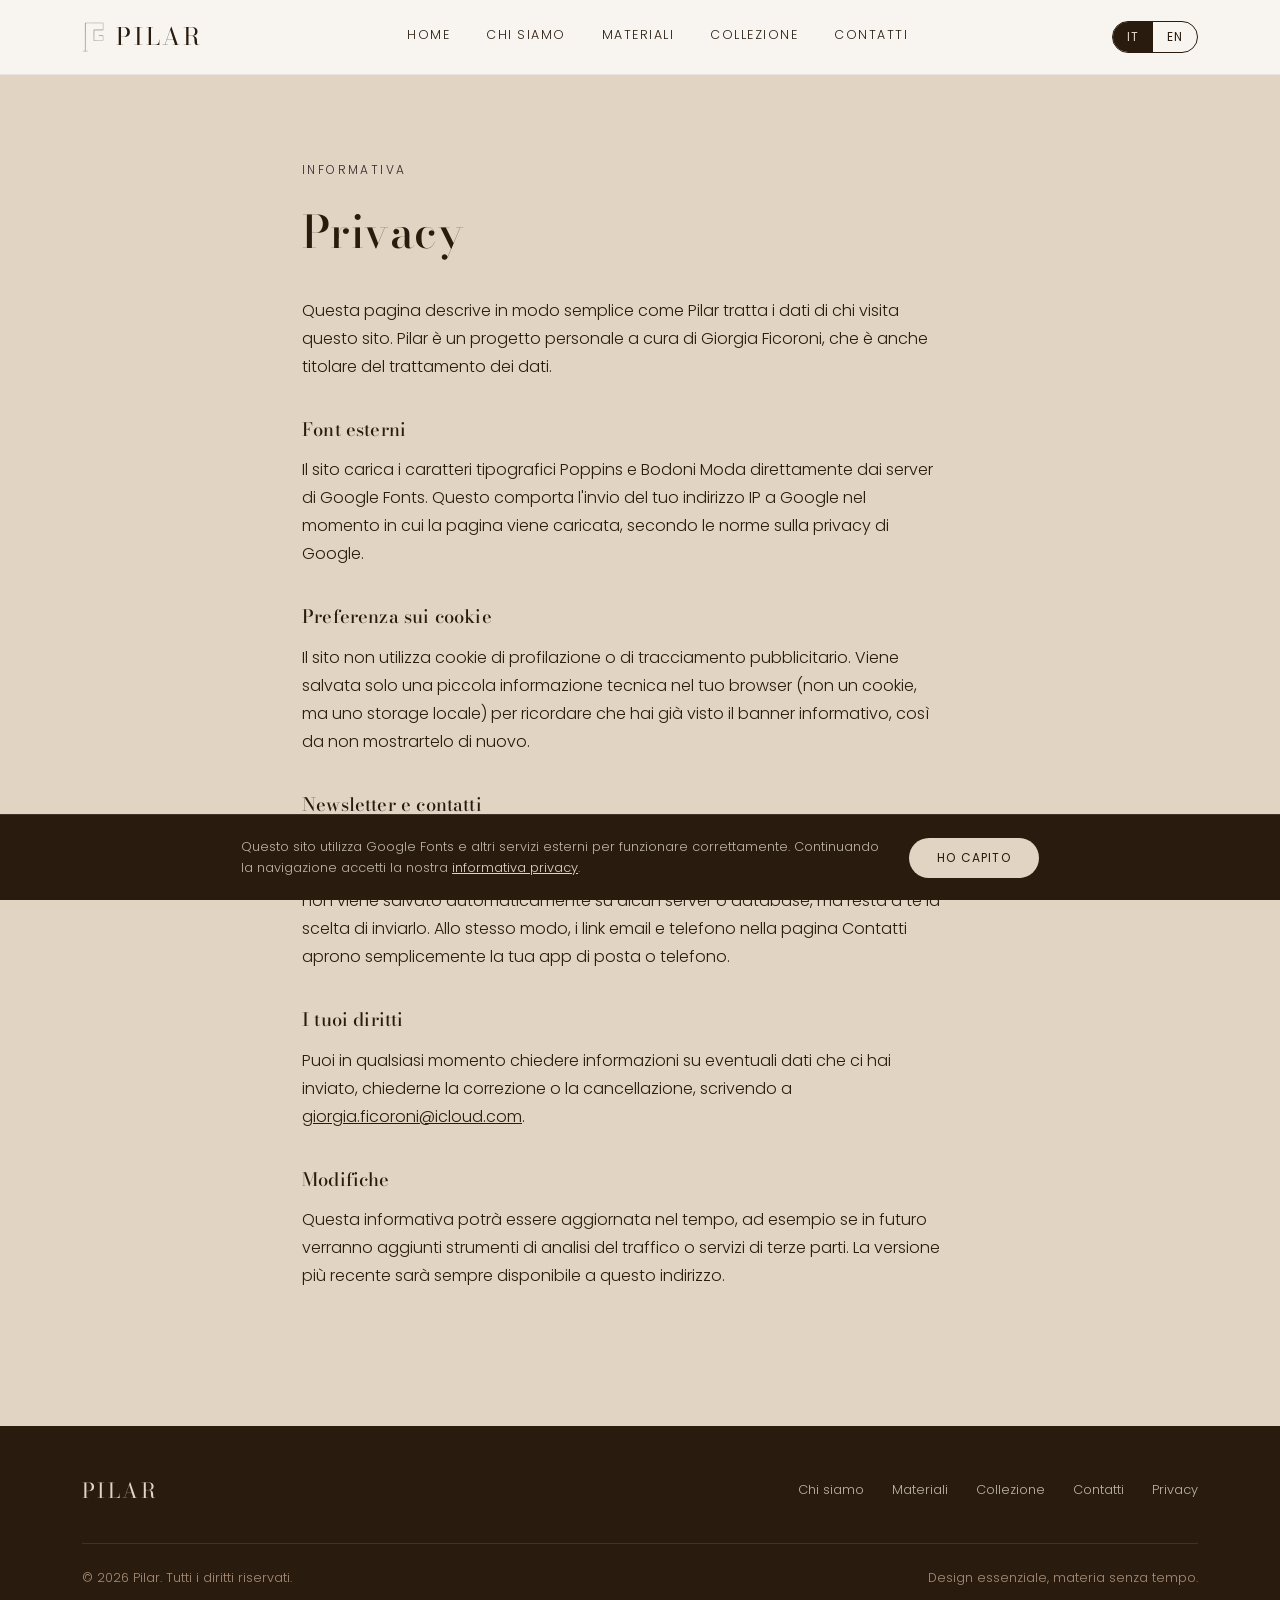
<file: privacy.html>
<!DOCTYPE html>
<html lang="it">
<head>
<meta charset="UTF-8">
<meta name="viewport" content="width=device-width, initial-scale=1.0">
<title>PILAR — Privacy</title>
<meta name="description" content="Informativa privacy di Pilar: come vengono trattati i dati dei visitatori del sito, quali servizi esterni sono utilizzati e quali sono i tuoi diritti.">
<link rel="icon" type="image/png" sizes="32x32" href="assets/favicon/favicon-32.png">
<link rel="icon" type="image/png" sizes="16x16" href="assets/favicon/favicon-16.png">
<link rel="apple-touch-icon" sizes="180x180" href="assets/favicon/apple-touch-icon.png">
<link rel="shortcut icon" href="assets/favicon/favicon.ico">
<meta property="og:type" content="website">
<meta property="og:locale" content="it_IT">
<meta property="og:title" content="PILAR — Privacy">
<meta property="og:description" content="Informativa privacy di Pilar: trattamento dei dati, servizi esterni utilizzati e diritti dell'utente.">
<meta property="og:image" content="assets/favicon/favicon-512.png">
<link rel="preconnect" href="https://fonts.googleapis.com">
<link href="https://fonts.googleapis.com/css2?family=Poppins:ital,wght@0,300;0,400;0,500;0,600;0,700;1,300;1,400;1,500&family=Bodoni+Moda:wght@400;500;600;700&display=swap" rel="stylesheet">
<link rel="stylesheet" href="assets/style.css">
<link rel="canonical" href="https://www.tuodominio.it/privacy.html">
<link rel="alternate" hreflang="it" href="https://www.tuodominio.it/privacy.html">
<link rel="alternate" hreflang="en" href="https://www.tuodominio.it/privacy.html?lang=en">
<link rel="alternate" hreflang="x-default" href="https://www.tuodominio.it/privacy.html">
<script type="application/ld+json">
{
  "@context": "https://schema.org",
  "@graph": [
    {
      "@type": "Organization",
      "name": "Pilar",
      "url": "https://www.tuodominio.it/",
      "logo": "https://www.tuodominio.it/assets/logo-mark.png",
      "sameAs": ["https://instagram.com/pilar"]
    },
    {
      "@type": "WebSite",
      "name": "Pilar",
      "url": "https://www.tuodominio.it/"
    }
  ]
}
</script>
</head>
<body class="lang-it">

<header>
  <div class="nav">
    <a href="index.html" data-page="index.html" class="brand">
      <img src="assets/logo-mark.png" alt="Pilar">
      <span>PILAR</span>
    </a>
    <nav class="links" id="navLinks">
      <a href="index.html" data-page="index.html" class="lang-it">Home</a>
      <a href="index.html" data-page="index.html" class="lang-en">Home</a>
      <a href="chi-siamo.html" data-page="chi-siamo.html" class="lang-it">Chi siamo</a>
      <a href="chi-siamo.html" data-page="chi-siamo.html" class="lang-en">About</a>
      <a href="materiali.html" data-page="materiali.html" class="lang-it">Materiali</a>
      <a href="materiali.html" data-page="materiali.html" class="lang-en">Material</a>
      <a href="collezione.html" data-page="collezione.html" class="lang-it">Collezione</a>
      <a href="collezione.html" data-page="collezione.html" class="lang-en">Collection</a>
      <a href="contatti.html" data-page="contatti.html" class="lang-it">Contatti</a>
      <a href="contatti.html" data-page="contatti.html" class="lang-en">Contact</a>
    </nav>
    <div style="display:flex; align-items:center; gap:16px;">
      <div class="lang-toggle">
        <button id="btnIt" class="active" onclick="setLang('it')">IT</button>
        <button id="btnEn" onclick="setLang('en')">EN</button>
      </div>
      <button class="menu-toggle" id="menuToggle" aria-label="Menu">
        <span></span><span></span><span></span>
      </button>
    </div>
  </div>
</header>

<section class="legal page-top">
  <div class="wrap legal-wrap">
    <span class="section-label lang-it">Informativa</span>
    <span class="section-label lang-en">Notice</span>
    <h1 class="section-title lang-it">Privacy</h1>
    <h1 class="section-title lang-en">Privacy</h1>

    <div class="lang-it">
      <p>Questa pagina descrive in modo semplice come Pilar tratta i dati di chi visita questo sito. Pilar è un progetto personale a cura di Giorgia Ficoroni, che è anche titolare del trattamento dei dati.</p>

      <h3>Font esterni</h3>
      <p>Il sito carica i caratteri tipografici Poppins e Bodoni Moda direttamente dai server di Google Fonts. Questo comporta l'invio del tuo indirizzo IP a Google nel momento in cui la pagina viene caricata, secondo le norme sulla privacy di Google.</p>

      <h3>Preferenza sui cookie</h3>
      <p>Il sito non utilizza cookie di profilazione o di tracciamento pubblicitario. Viene salvata solo una piccola informazione tecnica nel tuo browser (non un cookie, ma uno storage locale) per ricordare che hai già visto il banner informativo, così da non mostrartelo di nuovo.</p>

      <h3>Newsletter e contatti</h3>
      <p>Se scegli di iscriverti alla newsletter, il modulo apre la tua app di posta con un messaggio già pronto da inviare direttamente a Giorgia: l'indirizzo email che scrivi non viene salvato automaticamente su alcun server o database, ma resta a te la scelta di inviarlo. Allo stesso modo, i link email e telefono nella pagina Contatti aprono semplicemente la tua app di posta o telefono.</p>

      <h3>I tuoi diritti</h3>
      <p>Puoi in qualsiasi momento chiedere informazioni su eventuali dati che ci hai inviato, chiederne la correzione o la cancellazione, scrivendo a <a href="mailto:giorgia.ficoroni@icloud.com">giorgia.ficoroni@icloud.com</a>.</p>

      <h3>Modifiche</h3>
      <p>Questa informativa potrà essere aggiornata nel tempo, ad esempio se in futuro verranno aggiunti strumenti di analisi del traffico o servizi di terze parti. La versione più recente sarà sempre disponibile a questo indirizzo.</p>
    </div>

    <div class="lang-en">
      <p>This page explains, in simple terms, how Pilar handles the data of people who visit this website. Pilar is a personal project by Giorgia Ficoroni, who is also the data controller.</p>

      <h3>External fonts</h3>
      <p>This site loads the Poppins and Bodoni Moda typefaces directly from Google Fonts' servers. This means your IP address is sent to Google when the page loads, under Google's own privacy rules.</p>

      <h3>Cookie preference</h3>
      <p>This site does not use tracking or advertising cookies. A small piece of technical information is saved in your browser (not a cookie, but local storage) to remember that you've already seen the information banner, so it isn't shown again.</p>

      <h3>Newsletter and contact</h3>
      <p>If you choose to sign up for the newsletter, the form opens your own email app with a message ready to send directly to Giorgia: the email address you type is not automatically saved on any server or database — sending it remains your choice. Likewise, the email and phone links on the Contact page simply open your own mail or phone app.</p>

      <h3>Your rights</h3>
      <p>You can ask at any time about any data you've sent us, and request that it be corrected or deleted, by writing to <a href="mailto:giorgia.ficoroni@icloud.com">giorgia.ficoroni@icloud.com</a>.</p>

      <h3>Changes</h3>
      <p>This notice may be updated over time — for example if traffic analysis tools or other third-party services are added in the future. The most recent version will always be available at this address.</p>
    </div>
  </div>
</section>

<footer>
  <div class="wrap">
    <div class="footer-grid">
      <a href="index.html" data-page="index.html" class="brand">
        <span style="font-family:var(--serif); font-size:1.3rem; letter-spacing:0.12em;">PILAR</span>
      </a>
      <div class="footer-links">
        <a href="chi-siamo.html" data-page="chi-siamo.html" class="lang-it">Chi siamo</a>
        <a href="chi-siamo.html" data-page="chi-siamo.html" class="lang-en">About</a>
        <a href="materiali.html" data-page="materiali.html" class="lang-it">Materiali</a>
        <a href="materiali.html" data-page="materiali.html" class="lang-en">Material</a>
        <a href="collezione.html" data-page="collezione.html" class="lang-it">Collezione</a>
        <a href="collezione.html" data-page="collezione.html" class="lang-en">Collection</a>
        <a href="contatti.html" data-page="contatti.html" class="lang-it">Contatti</a>
        <a href="contatti.html" data-page="contatti.html" class="lang-en">Contact</a>
        <a href="privacy.html" data-page="privacy.html" class="lang-it">Privacy</a>
        <a href="privacy.html" data-page="privacy.html" class="lang-en">Privacy</a>
      </div>
    </div>
    <div class="footer-bottom">
      <span>&copy; 2026 Pilar. <span class="lang-it">Tutti i diritti riservati.</span><span class="lang-en">All rights reserved.</span></span>
      <span class="lang-it">Design essenziale, materia senza tempo.</span>
      <span class="lang-en">Essential design, timeless materiality.</span>
    </div>
  </div>
</footer>

<div class="cookie-banner" id="cookieBanner">
  <p class="lang-it">Questo sito utilizza Google Fonts e altri servizi esterni per funzionare correttamente. Continuando la navigazione accetti la nostra <a href="privacy.html" data-page="privacy.html">informativa privacy</a>.</p>
  <p class="lang-en">This site uses Google Fonts and other external services to work properly. By continuing to browse, you accept our <a href="privacy.html" data-page="privacy.html">privacy policy</a>.</p>
  <button class="cookie-accept-btn lang-it">Ho capito</button>
  <button class="cookie-accept-btn lang-en">Got it</button>
</div>

<script src="assets/script.js"></script>
</body>
</html>
</file>
<file: assets/style.css>
:root{
  --c-dark:#291C0E;
  --c-brown:#6E473B;
  --c-taupe:#A78D78;
  --c-taupe-light:#BEB5A9;
  --c-cream:#E1D4C2;
  --c-wine:#3A2430;
  --c-wine-light:#6B4A56;
  --c-bg:#FBF8F4;
  --serif:'Bodoni Moda', serif;
  --sans:'Poppins', sans-serif;
}
*{margin:0;padding:0;box-sizing:border-box;}
html{scroll-behavior:smooth;}
body{
  font-family:var(--sans);
  color:var(--c-dark);
  background:var(--c-bg);
  line-height:1.6;
  font-weight:300;
  -webkit-font-smoothing:antialiased;
}
body.lang-it .lang-en{display:none;}
body.lang-en .lang-it{display:none;}

a{color:inherit; text-decoration:none;}
img{max-width:100%; display:block;}
.wrap{max-width:1180px; margin:0 auto; padding:0 32px;}

h1,h2,h3{font-family:var(--serif); font-weight:500; letter-spacing:0.01em;}

/* Scroll reveal */
.reveal{opacity:0; transform:translateY(28px); transition:opacity .8s ease, transform .8s ease;}
.reveal.visible{opacity:1; transform:translateY(0);}
.reveal-delay-1{transition-delay:.12s;}
.reveal-delay-2{transition-delay:.24s;}
.reveal-delay-3{transition-delay:.36s;}

/* Header */
header{
  position:fixed; top:0; left:0; right:0; z-index:100;
  background:rgba(251,248,244,0.9);
  backdrop-filter:blur(8px);
  border-bottom:1px solid rgba(41,28,14,0.08);
}
.nav{
  display:flex; align-items:center; justify-content:space-between;
  padding:18px 32px; max-width:1180px; margin:0 auto;
}
.brand{display:flex; align-items:center; gap:12px;}
.brand img{height:30px; width:auto;}
.brand span{font-family:var(--serif); font-size:1.5rem; letter-spacing:0.12em;}
nav.links{display:flex; align-items:center; gap:36px;}
nav.links a{
  font-size:0.78rem; letter-spacing:0.12em; text-transform:uppercase;
  position:relative; padding-bottom:4px;
}
nav.links a::after{
  content:""; position:absolute; left:0; bottom:0; width:0; height:1px;
  background:var(--c-wine); transition:width .3s ease;
}
nav.links a:hover::after{width:100%;}
.lang-toggle{
  display:flex; border:1px solid var(--c-dark); border-radius:20px; overflow:hidden;
  font-size:0.75rem; letter-spacing:0.08em;
}
.lang-toggle button{
  background:transparent; border:none; cursor:pointer; padding:6px 14px;
  font-family:var(--sans); color:var(--c-dark); font-size:0.75rem; letter-spacing:0.08em;
}
.lang-toggle button.active{background:var(--c-dark); color:var(--c-cream);}
.menu-toggle{display:none; background:none; border:none; cursor:pointer;}
.menu-toggle span{display:block; width:24px; height:1px; background:var(--c-dark); margin:6px 0;}

/* Hero */
.hero{
  min-height:100vh; display:flex; flex-direction:column; align-items:center;
  justify-content:center; text-align:center; padding:140px 32px 80px;
  position:relative; overflow:hidden;
}
.hero .mark{
  width:64px; height:auto; opacity:0.85; margin-bottom:28px;
}
.hero h1{
  font-size:clamp(2.6rem, 7vw, 5.2rem); letter-spacing:0.05em; margin-bottom:30px;
}
.unlock-label{
  font-size:0.78rem; letter-spacing:0.32em; text-transform:uppercase; color:var(--c-wine);
  margin-bottom:26px; display:inline-flex; align-items:center; font-weight:500;
}
.unlock-label::before, .unlock-label::after{
  content:""; display:inline-block; width:26px; height:1px; background:var(--c-wine); margin:0 12px;
}
.hero p.tagline{
  font-family:var(--sans); font-style:italic;
  font-size:clamp(1.15rem, 2vw, 1.5rem); color:var(--c-dark); max-width:560px;
  margin:0 auto 40px; font-weight:400; letter-spacing:0.01em;
}
.hero::before{
  content:""; position:absolute; top:50%; left:50%; width:640px; height:640px;
  transform:translate(-50%,-50%); border-radius:50%;
  background:radial-gradient(circle, rgba(167,141,120,0.22), transparent 70%);
  animation:pulseGlow 6s ease-in-out infinite; z-index:0; pointer-events:none;
}
.hero > *{position:relative; z-index:1;}
@keyframes pulseGlow{
  0%,100%{opacity:0.55; transform:translate(-50%,-50%) scale(1);}
  50%{opacity:1; transform:translate(-50%,-50%) scale(1.08);}
}
@keyframes heroIn{ from{opacity:0; transform:translateY(20px);} to{opacity:1; transform:translateY(0);} }
.hero .mark{animation:heroIn .9s ease both;}
.hero .unlock-label{animation:heroIn .9s ease .12s both;}
.hero h1{animation:heroIn .9s ease .22s both;}
.hero p.tagline{animation:heroIn .9s ease .34s both;}
.hero .scroll-cue{animation:heroIn .9s ease .55s both;}
.scroll-cue{
  position:absolute; bottom:36px; left:50%; transform:translateX(-50%);
  display:flex; flex-direction:column; align-items:center; gap:10px;
  font-size:0.68rem; letter-spacing:0.22em; text-transform:uppercase; color:var(--c-taupe);
}
.scroll-cue .line{width:1px; height:36px; background:rgba(41,28,14,0.15); position:relative; overflow:hidden;}
.scroll-cue .line::after{
  content:""; position:absolute; top:-100%; left:0; width:100%; height:100%; background:var(--c-wine);
  animation:scrollLine 1.8s ease-in-out infinite;
}
@keyframes scrollLine{
  0%{top:-100%;} 50%{top:0;} 100%{top:100%;}
}
.btn{
  display:inline-block; padding:15px 38px; border:1px solid var(--c-dark);
  border-radius:30px; font-size:0.78rem; letter-spacing:0.14em; text-transform:uppercase;
  transition:all .35s ease; background:transparent; font-family:inherit; cursor:pointer;
}
.btn:hover{background:var(--c-dark); color:var(--c-cream);}
.btn-wine{border-color:var(--c-wine); color:var(--c-wine);}
.btn-wine:hover{background:var(--c-wine); color:#fff;}

section{padding:120px 0;}
.page-top{padding-top:160px;}
.section-label{
  font-size:0.75rem; letter-spacing:0.2em; text-transform:uppercase;
  color:var(--c-wine); margin-bottom:18px; display:block;
}
.section-title{font-size:clamp(2rem, 4vw, 2.8rem); margin-bottom:28px;}

/* Homepage sections */
.home-highlights{background:var(--c-bg); padding:0 0 60px;}
.pillars{display:grid; grid-template-columns:repeat(3,1fr); gap:48px; text-align:center;}
.pillar{padding:0 12px;}
.pillar .num{font-family:var(--serif); font-size:2.2rem; color:var(--c-taupe); display:block; margin-bottom:16px; opacity:0.75;}
.pillar h3{font-size:1.15rem; font-weight:500; margin-bottom:10px;}
.pillar p{font-size:1rem; color:var(--c-dark);}

/* QR spoiler (homepage teaser) */
.qr-spoiler{
  background:var(--c-dark); color:var(--c-cream); text-align:center;
  position:relative; overflow:hidden;
}
.qr-spoiler::before{
  content:""; position:absolute; top:50%; left:50%; width:420px; height:420px;
  transform:translate(-50%,-50%); border-radius:50%;
  background:radial-gradient(circle, rgba(167,141,120,0.22), transparent 70%);
  animation:pulseGlow 6s ease-in-out infinite; pointer-events:none;
}
.qr-spoiler .wrap{position:relative; z-index:1; max-width:520px;}
.qr-spoiler-icon{width:72px; height:auto; margin:0 auto 32px; opacity:0.9;}
.qr-spoiler .section-label{color:var(--c-taupe-light); text-align:center; margin-bottom:16px;}
.qr-spoiler-line{
  font-family:var(--sans); font-size:1.2rem; font-weight:300; color:var(--c-cream);
  line-height:1.6; letter-spacing:0.01em;
}

/* About */
.about{background:var(--c-dark); color:var(--c-cream);}
.about .section-label{color:var(--c-taupe-light);}
.manifesto{max-width:760px; margin:0 auto 100px; text-align:center; padding-top:20px;}
.manifesto .section-label{display:block; text-align:center;}
.manifesto h2{margin-bottom:32px;}
.manifesto p{font-family:var(--sans); font-size:1rem; color:var(--c-dark); margin-bottom:22px; font-weight:300; line-height:1.6;}
.manifesto p.lead{color:var(--c-dark); font-weight:300;}
.manifesto p.quote-final{font-style:italic; color:var(--c-dark); margin-top:18px;}
.manifesto .brand-line{font-style:normal; color:var(--c-dark); margin-top:30px; letter-spacing:0.02em;}
.about .manifesto p{color:var(--c-taupe-light);}
.about .manifesto p.lead{color:var(--c-taupe-light);}
.about .manifesto p.quote-final{color:var(--c-cream);}

/* QR Experience */
.qr-experience{background:var(--c-wine); color:var(--c-cream); text-align:center;}
.qr-experience .wrap{max-width:720px;}
.qr-experience .qr-icon{width:56px; height:auto; margin:0 auto 32px; opacity:0.85;}
.qr-experience .section-label{color:var(--c-taupe-light); text-align:center;}
.qr-experience h2{font-family:var(--serif); font-style:italic; font-weight:500; letter-spacing:0.01em; font-size:1.5rem; color:#fff; margin-bottom:14px;}
.qr-experience .subhead{font-family:var(--serif); font-style:italic; font-weight:500; letter-spacing:0.01em; font-size:1.5rem; color:#fff; margin-bottom:32px;}
.qr-experience p.body-text{max-width:600px; margin:0 auto 20px; font-size:1rem; color:var(--c-taupe-light); font-weight:300;}
.qr-experience p.closing{font-family:var(--sans); font-style:normal; font-weight:300; font-size:1rem; color:var(--c-cream); margin:34px auto 44px;}
.btn-cream{border-color:var(--c-cream); color:var(--c-cream);}
.btn-cream:hover{background:var(--c-cream); color:var(--c-wine);}

.about-grid{
  display:grid; grid-template-columns:1fr 1fr; gap:80px; align-items:start;
}
.about-text p{margin-bottom:20px; font-size:1rem; color:var(--c-taupe-light); max-width:540px;}
.about-text p.intro{font-size:1rem; color:var(--c-taupe-light); font-weight:400;}
.about-text p.closing{font-style:normal; color:var(--c-cream); font-size:1.15rem; margin-top:8px; line-height:1.7;}
.about-visual{
  aspect-ratio:4/5; background:linear-gradient(160deg, var(--c-taupe-light), var(--c-taupe));
  border-radius:4px; display:flex; align-items:center; justify-content:center;
  overflow:hidden; position:sticky; top:110px;
}
.about-visual img{width:40%; opacity:0.9;}

.values{
  display:grid; grid-template-columns:repeat(3,1fr); gap:40px; margin-top:70px;
}
.value-card{border-top:1px solid rgba(225,212,194,0.25); padding-top:22px;}
.value-card h3{font-size:1.15rem; margin-bottom:10px; font-weight:500;}
.value-card p{font-size:1rem; color:var(--c-taupe-light);}

/* Materials / sustainability */
.materials{background:var(--c-dark); color:var(--c-cream);}
.materials .section-label{color:var(--c-taupe-light);}
.materials-grid{display:grid; grid-template-columns:1.1fr 0.9fr; gap:80px; align-items:center;}
.materials-text p{margin-bottom:20px; font-size:1rem; color:var(--c-taupe-light); max-width:520px;}
.materials-text p.closing-line{font-family:var(--sans); font-style:normal; font-weight:300; font-size:1.15rem; color:var(--c-cream); margin-top:30px;}
.swatch-row{display:flex; gap:10px; margin-top:36px;}
.swatch{width:46px; height:46px; border-radius:50%; border:1px solid rgba(255,255,255,0.15);}
.materials-visual{
  aspect-ratio:1/1; border-radius:4px; background:radial-gradient(circle at 30% 30%, var(--c-wine-light), var(--c-wine) 70%);
  display:flex; align-items:center; justify-content:center;
}
.materials-visual svg{width:55%; height:auto;}

/* Collection */
.collection{background:var(--c-bg);}
.collection-intro{max-width:600px; margin-bottom:70px;}
.collection-intro p{color:var(--c-dark); font-size:1rem;}
.product-feature{
  display:grid; grid-template-columns:1fr 1fr; gap:64px; align-items:center;
  background:#fff; border:1px solid rgba(41,28,14,0.08); border-radius:6px;
  overflow:hidden; padding:8px;
}
.product-image{
  aspect-ratio:1/1; background:linear-gradient(150deg, #f3ece4, #ecdfd3);
  display:flex; align-items:center; justify-content:center; position:relative;
  border-radius:4px; overflow:hidden;
}
.product-image img{width:100%; height:100%; object-fit:contain; padding:24px;}
.badge{
  position:absolute; top:16px; left:16px; background:var(--c-wine); color:#fff;
  font-size:0.7rem; letter-spacing:0.1em; text-transform:uppercase;
  padding:5px 12px; border-radius:20px; z-index:2;
}
.product-feature-details{padding:20px 40px 20px 0;}
.product-feature-details h3{font-size:1.9rem; margin-bottom:16px; font-weight:500;}
.product-feature-details p.desc{color:var(--c-dark); font-size:1rem; margin-bottom:32px; max-width:420px;}
.spec-list{list-style:none;}
.spec-list li{
  display:flex; justify-content:space-between; align-items:baseline; padding:15px 0;
  border-bottom:1px solid rgba(41,28,14,0.1); font-size:1rem;
}
.spec-list li span:first-child{color:var(--c-taupe); text-transform:uppercase; letter-spacing:0.1em; font-size:0.75rem;}
.spec-list li span:last-child{font-family:var(--sans); font-weight:500; font-size:1rem; color:var(--c-dark);}

.collection-cta{text-align:center; margin-top:64px;}
.collection-cta p{color:var(--c-dark); margin-bottom:34px; font-size:1rem;}

/* Waitlist form + Instagram (homepage closing section, collection CTA) */
.waitlist{background:var(--c-bg); text-align:center;}
.waitlist .wrap{max-width:520px;}
.waitlist h2{font-size:clamp(1.6rem, 3vw, 2.1rem); margin-bottom:16px;}
.waitlist > .wrap > p{color:var(--c-dark); margin-bottom:36px; font-size:1rem;}
.waitlist-form{max-width:400px; margin:0 auto; display:flex; flex-direction:column; gap:18px;}
.waitlist-email-row{display:flex; gap:0; border-bottom:1px solid var(--c-dark); padding-bottom:10px;}
.waitlist-email-row input{
  flex:1; border:none; background:transparent; font-family:var(--sans);
  font-size:1rem; color:var(--c-dark); outline:none;
}
.waitlist-email-row input::placeholder{color:var(--c-taupe);}
.waitlist-form textarea{
  width:100%; border:none; border-bottom:1px solid rgba(41,28,14,0.25); background:transparent;
  font-family:var(--sans); font-size:0.95rem; color:var(--c-dark); padding:6px 0 10px;
  outline:none; resize:vertical; min-height:50px; text-align:center;
}
.waitlist-form textarea::placeholder{color:var(--c-taupe);}
.waitlist-form .btn{align-self:center; margin-top:4px;}
.waitlist-social{
  margin-top:38px; display:flex; align-items:center; justify-content:center;
  gap:14px; font-size:1rem;
}
.waitlist-social .label{color:var(--c-wine); font-size:0.75rem; letter-spacing:0.12em; text-transform:uppercase;}
.waitlist-social a{font-family:var(--sans); font-weight:500; color:var(--c-dark);}

.authenticity{
  display:grid; grid-template-columns:repeat(3,1fr); gap:36px;
  margin:56px 0 70px; padding:40px 0; border-top:1px solid rgba(41,28,14,0.12); border-bottom:1px solid rgba(41,28,14,0.12);
}
.authenticity-item{text-align:left;}
.authenticity-item .num{font-family:var(--sans); font-weight:500; font-size:1.15rem; color:var(--c-wine); display:block; margin-bottom:10px;}
.authenticity-item h3{font-size:1.15rem; font-weight:500; margin-bottom:8px;}
.authenticity-item p{font-size:1rem; color:var(--c-dark);}

/* Contact */
.contact{background:var(--c-dark); color:var(--c-cream);}
.contact .section-label{color:var(--c-taupe-light);}
.contact-grid{display:block; max-width:620px;}
.contact-text p{color:var(--c-taupe-light); margin-bottom:30px; max-width:440px; font-size:1rem;}
.contact-form{display:flex; flex-direction:column; gap:24px; max-width:480px; margin-top:8px;}
.contact-form .field{display:flex; flex-direction:column;}
.contact-form label{
  font-size:0.75rem; letter-spacing:0.1em; text-transform:uppercase;
  color:var(--c-taupe-light); margin-bottom:10px;
}
.contact-form input, .contact-form textarea{
  width:100%; border:none; border-bottom:1px solid rgba(225,212,194,0.3); background:transparent;
  font-family:var(--sans); font-size:1rem; color:var(--c-cream); padding:6px 0 10px;
  outline:none; resize:vertical; transition:border-color .25s ease;
}
.contact-form input:focus, .contact-form textarea:focus{border-bottom-color:var(--c-cream);}
.contact-form button{align-self:flex-start; cursor:pointer; margin-top:4px;}

.contact-social{
  display:flex; align-items:center; gap:14px; margin-top:36px; padding-top:24px;
  border-top:1px solid rgba(225,212,194,0.2); font-size:1rem;
}
.contact-social .label{color:var(--c-taupe-light); font-size:0.75rem; letter-spacing:0.12em; text-transform:uppercase;}
.contact-social a{font-family:var(--sans); font-weight:500;}

.newsletter{margin-top:44px;}
.newsletter-form{display:flex; gap:0; border-bottom:1px solid var(--c-cream); max-width:420px; padding-bottom:10px;}
.newsletter-form input{
  flex:1; border:none; background:transparent; font-family:var(--sans);
  font-size:1rem; color:var(--c-cream); outline:none;
}
.newsletter-form input::placeholder{color:var(--c-taupe);}
.newsletter-form button{
  background:none; border:none; cursor:pointer; font-size:0.75rem;
  letter-spacing:0.12em; text-transform:uppercase; color:var(--c-cream);
}
.newsletter small{display:block; margin-top:10px; color:var(--c-taupe); font-size:0.8rem;}

/* Legal / Privacy */
.legal{background:var(--c-cream);}
.legal-wrap{max-width:740px;}
.legal h3{font-size:1.15rem; margin:34px 0 12px; color:var(--c-dark); font-weight:500;}
.legal p{margin-bottom:16px; font-size:1rem; color:var(--c-dark); line-height:1.75; max-width:640px;}
.legal a{text-decoration:underline;}

footer{
  background:var(--c-dark); color:var(--c-taupe-light); padding:48px 0 30px;
}
.footer-grid{
  display:flex; justify-content:space-between; align-items:center; flex-wrap:wrap; gap:20px;
}
.footer-grid .brand span{color:var(--c-cream);}
.footer-links{display:flex; gap:28px; font-size:0.8rem;}
.footer-bottom{
  margin-top:36px; padding-top:24px; border-top:1px solid rgba(255,255,255,0.1);
  font-size:0.8rem; color:var(--c-taupe); display:flex; justify-content:space-between; flex-wrap:wrap; gap:10px;
}

/* Cookie banner */
.cookie-banner{
  position:fixed; left:0; right:0; bottom:0; z-index:200;
  background:var(--c-dark); color:var(--c-taupe-light);
  padding:22px 32px; display:flex; align-items:center; justify-content:center; gap:28px;
  flex-wrap:wrap; text-align:left;
  transform:translateY(110%); transition:transform .4s ease;
  border-top:1px solid rgba(255,255,255,0.1);
}
.cookie-banner.visible{transform:translateY(0);}
.cookie-banner p{font-size:0.8rem; max-width:640px; margin:0; color:var(--c-taupe-light);}
.cookie-banner a{text-decoration:underline; color:var(--c-cream);}
.cookie-banner button{
  background:var(--c-cream); color:var(--c-dark); border:none; border-radius:24px;
  padding:11px 28px; font-family:var(--sans); font-size:0.75rem; letter-spacing:0.1em;
  text-transform:uppercase; cursor:pointer; white-space:nowrap;
}

@media (max-width:860px){
  .about-grid, .materials-grid{grid-template-columns:1fr; gap:48px;}
  .pillars{grid-template-columns:1fr; gap:32px;}
  .values{grid-template-columns:1fr; gap:28px;}
  .authenticity{grid-template-columns:1fr; gap:28px;}
  .product-feature{grid-template-columns:1fr; gap:28px; padding:20px;}
  .product-feature-details{padding:0;}
  nav.links{
    position:fixed; top:70px; left:0; right:0; background:var(--c-bg);
    flex-direction:column; padding:24px 32px; gap:22px; align-items:flex-start;
    border-bottom:1px solid rgba(41,28,14,0.08);
    transform:translateY(-130%); transition:transform .35s ease; z-index:99;
  }
  nav.links.open{transform:translateY(0);}
  .menu-toggle{display:flex; flex-direction:column; align-items:center; justify-content:center; width:44px; height:44px; margin:-10px -10px -10px 0;}
}

@media (max-width:600px){
  .wrap{padding:0 24px;}
  .nav{padding:16px 24px;}
  .brand span{font-size:1.25rem;}
  .brand img{height:26px;}

  section{padding:70px 0;}
  .page-top{padding-top:110px;}
  .hero{padding:120px 24px 64px;}
  .hero::before{width:420px; height:420px;}
  .scroll-cue{bottom:18px;}

  .home-highlights{padding-bottom:36px;}
  .pillars{gap:28px;}
  .pillar .num{font-size:1.9rem; margin-bottom:12px;}

  .section-title{margin-bottom:20px;}
  .manifesto{margin-bottom:64px;}
  .manifesto p{margin-bottom:16px;}

  .qr-experience .qr-icon{width:46px; margin-bottom:24px;}
  .qr-experience p.closing{margin:26px auto 34px;}

  .qr-spoiler::before{width:280px; height:280px;}
  .qr-spoiler-icon{width:56px; margin-bottom:24px;}
  .qr-spoiler-line{font-size:1.05rem;}

  .about-grid, .materials-grid{gap:40px;}
  .about-visual, .materials-visual{aspect-ratio:5/4;}

  .values{margin-top:44px; gap:24px;}
  .authenticity{margin:36px 0 44px; padding:28px 0; gap:24px;}

  .collection-intro{margin-bottom:44px;}
  .product-image{aspect-ratio:5/4;}

  .contact-social{flex-wrap:wrap;}
  .newsletter-form{flex-wrap:wrap; row-gap:12px;}

  .spec-list li{flex-wrap:wrap; row-gap:4px;}

  .footer-grid{flex-direction:column; align-items:flex-start; gap:24px;}
  .footer-links{flex-wrap:wrap; gap:12px 22px;}
  .footer-links a{white-space:nowrap;}
  .footer-bottom{flex-direction:column; gap:8px;}

  .cookie-banner{flex-direction:column; align-items:flex-start; padding:20px 24px; gap:16px;}
  .cookie-banner button{width:100%; text-align:center;}
}

@media (prefers-reduced-motion: reduce){
  .hero::before{animation:none;}
  .hero .mark, .hero .unlock-label, .hero h1, .hero p.tagline, .hero .scroll-cue{animation:none; opacity:1; transform:none;}
  .scroll-cue .line::after{animation:none;}
  .reveal{opacity:1; transform:none; transition:none;}
}
</file>
